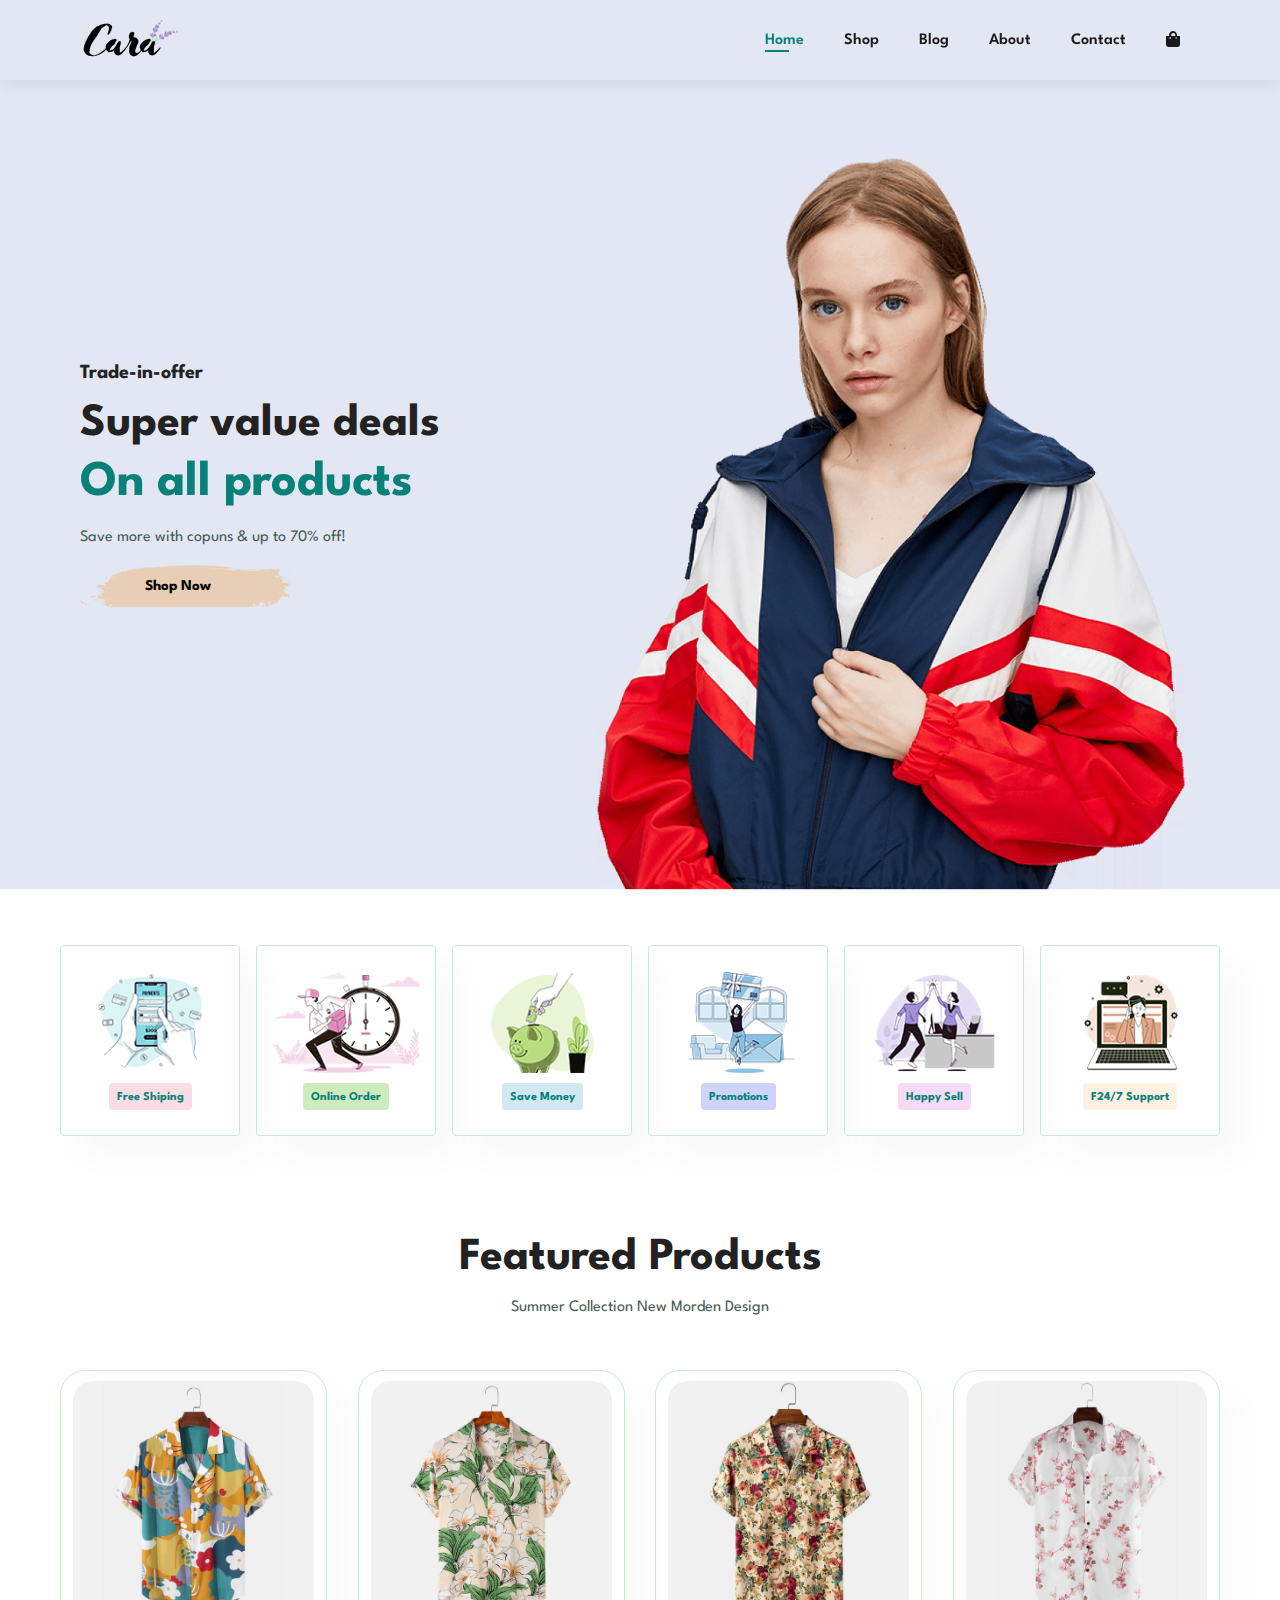
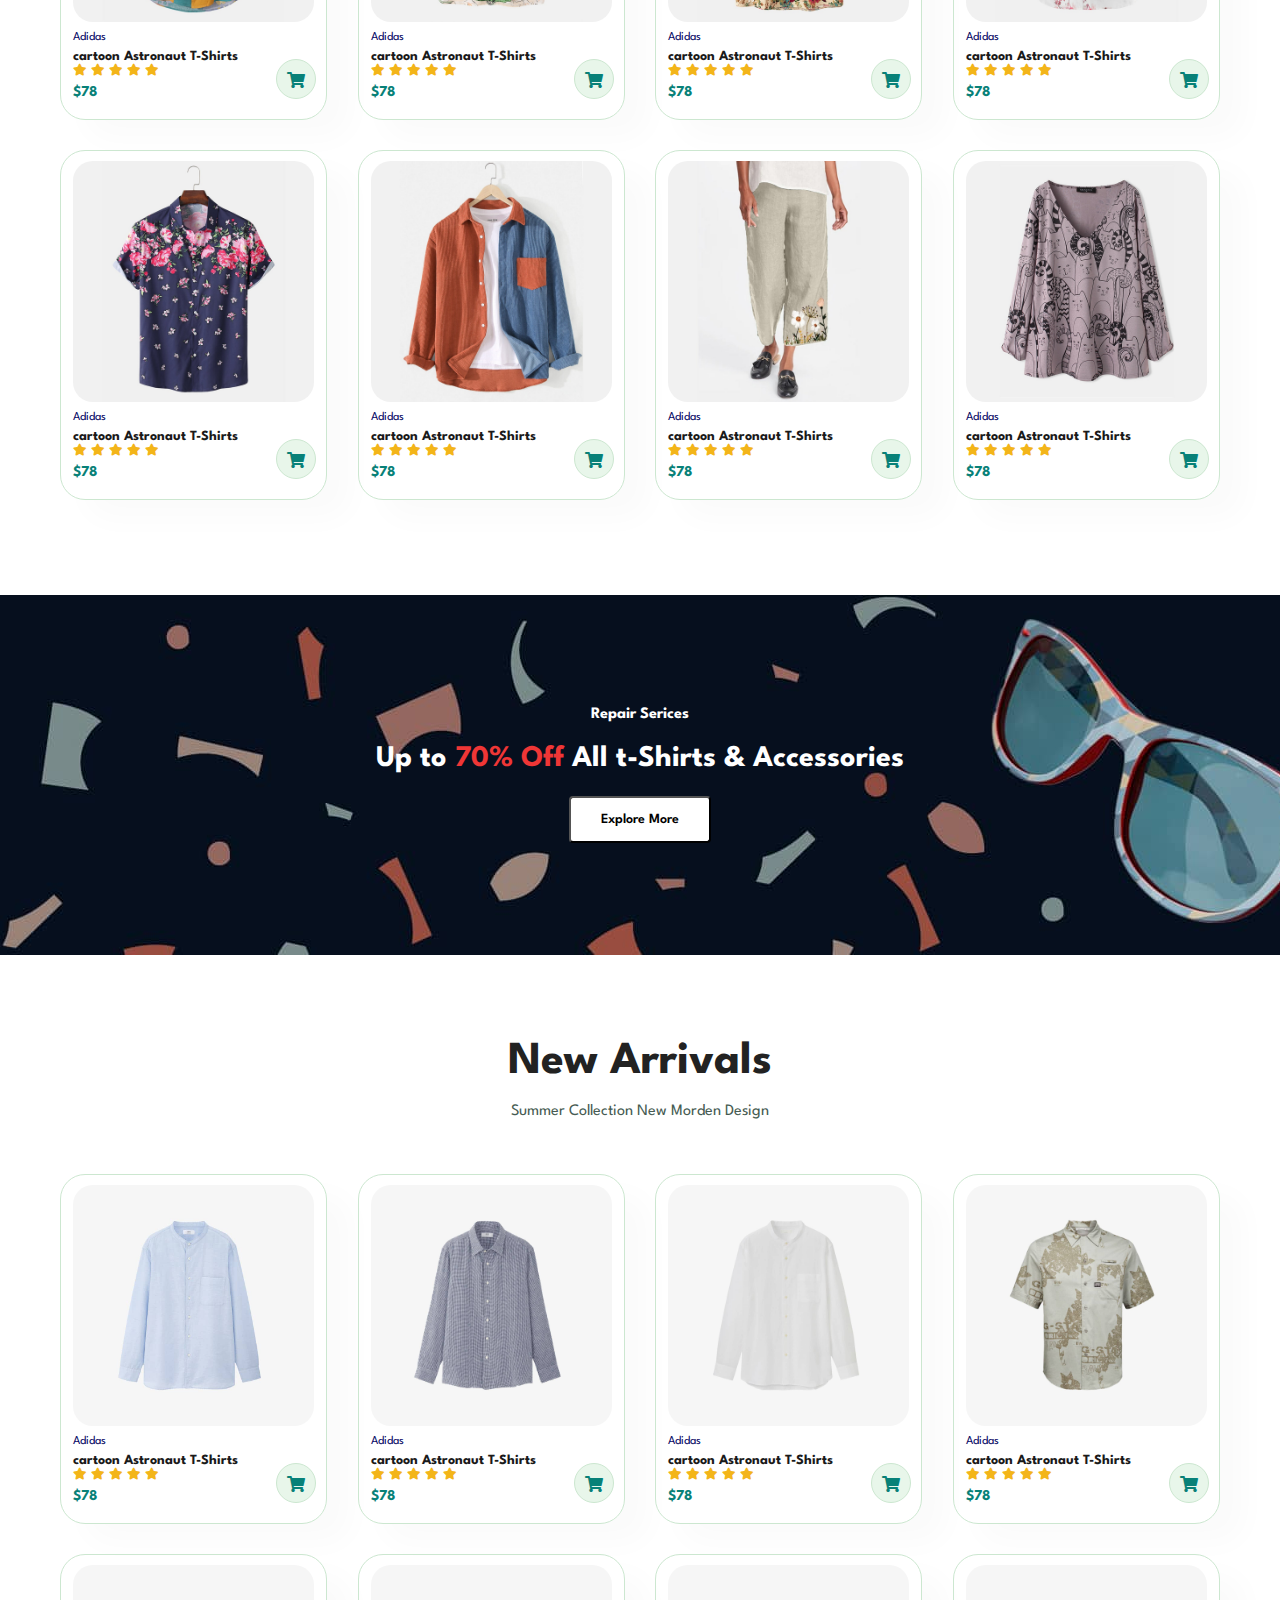
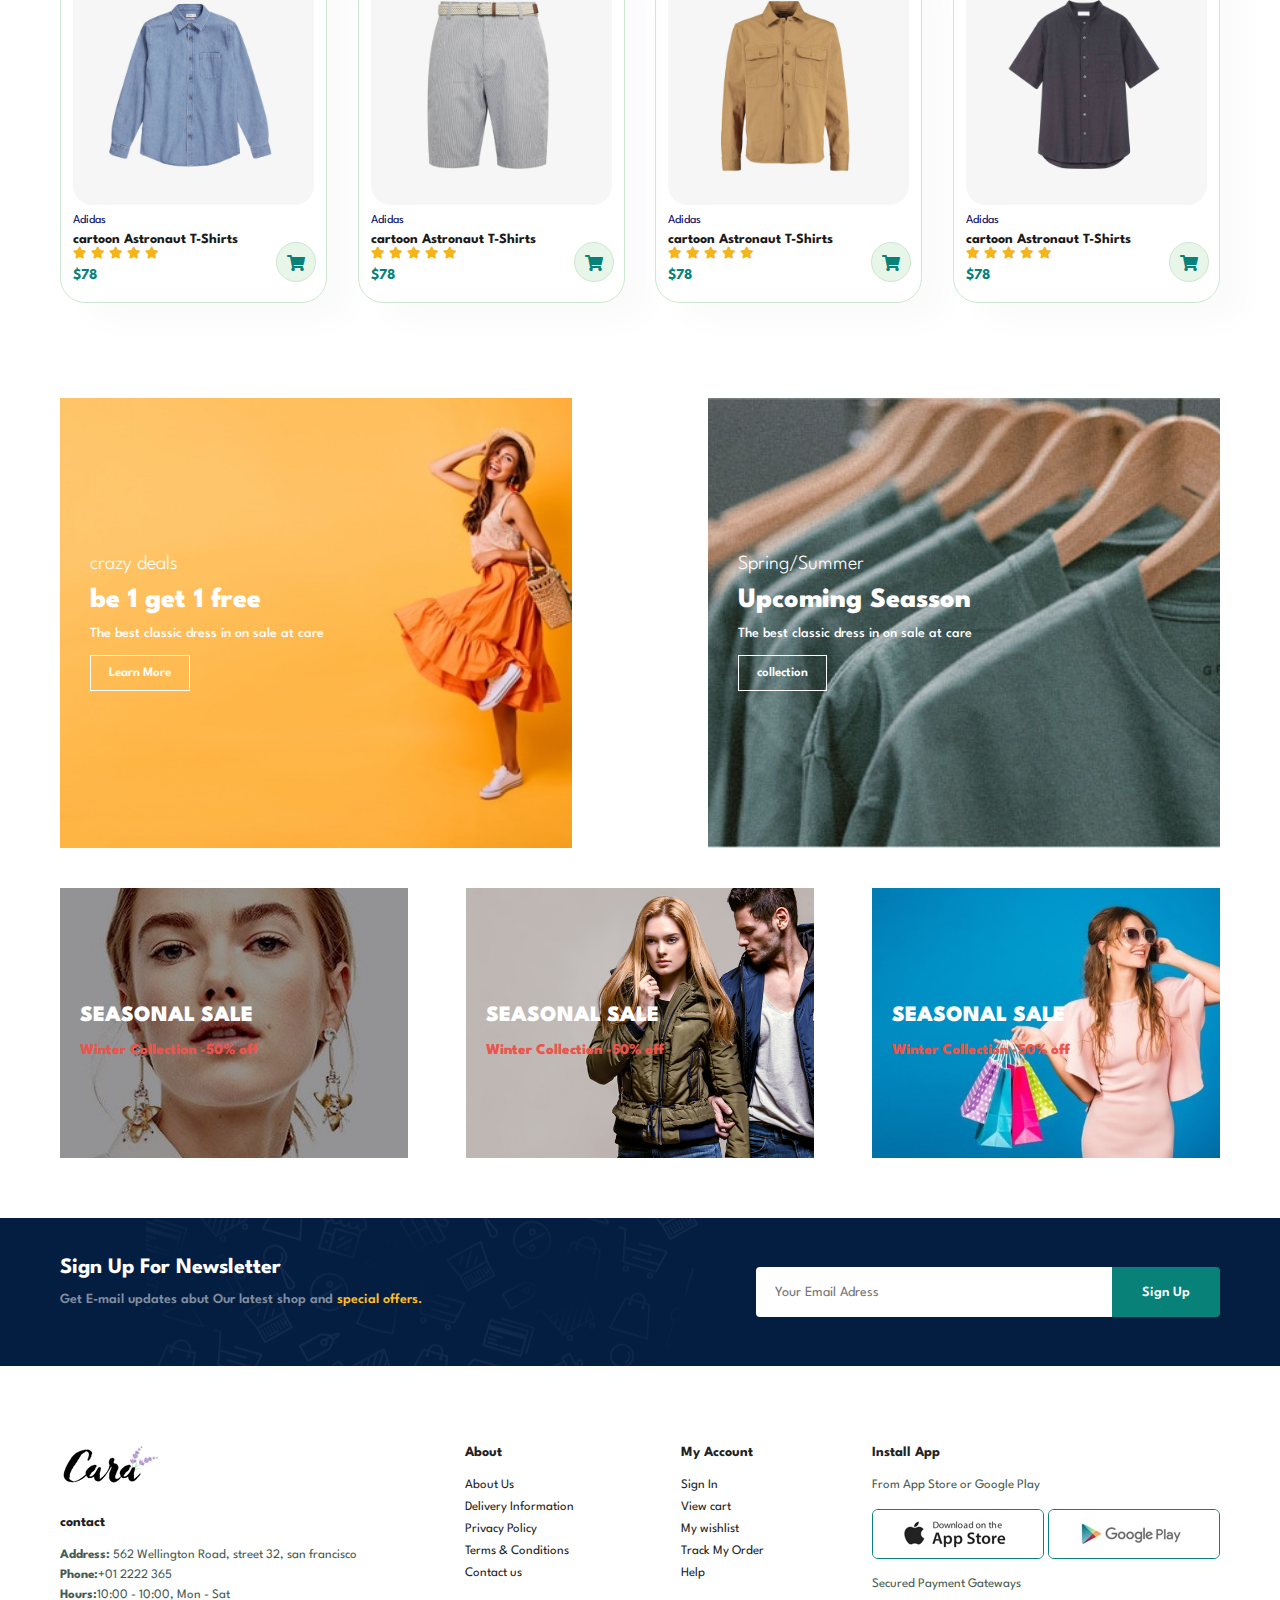
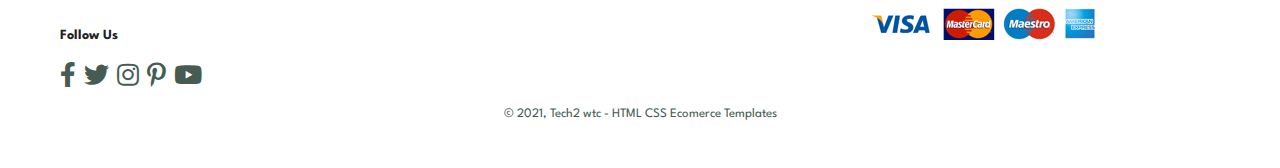
<file: index.html>
<html lang="en">
  <head>
    <meta charset="UTF-8" />
    <meta http-equiv="X-UA-Compatible" content="IE=edge" />
    <meta name="viewport" content="width=device-width, initial-scale=1.0" />
    <link rel="shortcut icon" href="images/logo.png" type="image/x-icon" />
    <title>fashion website</title>
    <!-- font awesome cdn -->
    <link
      rel="stylesheet"
      href="https://use.fontawesome.com/releases/v5.15.4/css/all.css"
    />
    <link rel="stylesheet" href="style.css" type="text/css" />
    <link rel="stylesheet" href="responsive.css" type="text/css" />
  </head>
  <body>
    <header id="header">
      <a href="#"><img src="images/logo.png" alt="" /></a>
      <nav>
        <ul id="navbar">
          <li><a class="active" href="index.html">Home</a></li>
          <li><a href="shop.html">Shop</a></li>
          <li><a href="blog.html">Blog</a></li>
          <li><a href="about.html">About</a></li>
          <li><a href="contact.html">Contact</a></li>
          <li id="lg-bag">
            <a href="card.html"><i class="fas fa-shopping-bag"></i></a>
          </li>
          <a href="" id="close"><i class="fas fa-times"></i></a>
        </ul>
      </nav>
      <div id="mobile">
        <a href="card.html"><i class="fas fa-shopping-bag"></i></a>
        <i id="bar" class="fas fa-outdent"></i>
      </div>
    </header>

    <section id="hero">
      <h4>Trade-in-offer</h4>
      <h2>Super value deals</h2>
      <h1>On all products</h1>
      <p>Save more with copuns & up to 70% off!</p>
      <button>Shop Now</button>
    </section>

    <section id="featured" class="Section-p1">
      <div class="featured-box">
        <img src="images/features/f1.png" alt="f1img" />
        <h6>Free Shiping</h6>
      </div>
      <div class="featured-box">
        <img src="images/features/f2.png" alt="f1img" />
        <h6>Online Order</h6>
      </div>
      <div class="featured-box">
        <img src="images/features/f3.png" alt="f1img" />
        <h6>Save Money</h6>
      </div>
      <div class="featured-box">
        <img src="images/features/f4.png" alt="f1img" />
        <h6>Promotions</h6>
      </div>
      <div class="featured-box">
        <img src="images/features/f5.png" alt="f1img" />
        <h6>Happy Sell</h6>
      </div>
      <div class="featured-box">
        <img src="images/features/f6.png" alt="f1img" />
        <h6>F24/7 Support</h6>
      </div>
    </section>

    <section id="product1" class="section-p1">
      <h2>Featured Products</h2>
      <p>Summer Collection New Morden Design</p>
      <div class="pro-container">
        <div class="pro">
          <img src="images/products/f1.jpg" alt="product1" />
          <div class="des">
            <span>Adidas</span>
            <h5>cartoon Astronaut T-Shirts</h5>
            <div class="star">
              <i class="fas fa-star"></i>
              <i class="fas fa-star"></i>
              <i class="fas fa-star"></i>
              <i class="fas fa-star"></i>
              <i class="fas fa-star"></i>
            </div>
            <h4>$78</h4>
          </div>
          <a href="#"><i class="fas fa-shopping-cart cart"></i> </a>
        </div>

        <div class="pro">
          <img src="images/products/f2.jpg" alt="product1" />
          <div class="des">
            <span>Adidas</span>
            <h5>cartoon Astronaut T-Shirts</h5>
            <div class="star">
              <i class="fas fa-star"></i>
              <i class="fas fa-star"></i>
              <i class="fas fa-star"></i>
              <i class="fas fa-star"></i>
              <i class="fas fa-star"></i>
            </div>
            <h4>$78</h4>
          </div>
          <a href="#"><i class="fas fa-shopping-cart cart"></i> </a>
        </div>

        <div class="pro">
          <img src="images/products/f3.jpg" alt="product1" />
          <div class="des">
            <span>Adidas</span>
            <h5>cartoon Astronaut T-Shirts</h5>
            <div class="star">
              <i class="fas fa-star"></i>
              <i class="fas fa-star"></i>
              <i class="fas fa-star"></i>
              <i class="fas fa-star"></i>
              <i class="fas fa-star"></i>
            </div>
            <h4>$78</h4>
          </div>
          <a href="#"><i class="fas fa-shopping-cart cart"></i> </a>
        </div>

        <div class="pro">
          <img src="images/products/f4.jpg" alt="product1" />
          <div class="des">
            <span>Adidas</span>
            <h5>cartoon Astronaut T-Shirts</h5>
            <div class="star">
              <i class="fas fa-star"></i>
              <i class="fas fa-star"></i>
              <i class="fas fa-star"></i>
              <i class="fas fa-star"></i>
              <i class="fas fa-star"></i>
            </div>
            <h4>$78</h4>
          </div>
          <a href="#"><i class="fas fa-shopping-cart cart"></i> </a>
        </div>

        <div class="pro">
          <img src="images/products/f5.jpg" alt="product1" />
          <div class="des">
            <span>Adidas</span>
            <h5>cartoon Astronaut T-Shirts</h5>
            <div class="star">
              <i class="fas fa-star"></i>
              <i class="fas fa-star"></i>
              <i class="fas fa-star"></i>
              <i class="fas fa-star"></i>
              <i class="fas fa-star"></i>
            </div>
            <h4>$78</h4>
          </div>
          <a href="#"><i class="fas fa-shopping-cart cart"></i> </a>
        </div>

        <div class="pro">
          <img src="images/products/f6.jpg" alt="product1" />
          <div class="des">
            <span>Adidas</span>
            <h5>cartoon Astronaut T-Shirts</h5>
            <div class="star">
              <i class="fas fa-star"></i>
              <i class="fas fa-star"></i>
              <i class="fas fa-star"></i>
              <i class="fas fa-star"></i>
              <i class="fas fa-star"></i>
            </div>
            <h4>$78</h4>
          </div>
          <a href="#"><i class="fas fa-shopping-cart cart"></i> </a>
        </div>

        <div class="pro">
          <img src="images/products/f7.jpg" alt="product1" />
          <div class="des">
            <span>Adidas</span>
            <h5>cartoon Astronaut T-Shirts</h5>
            <div class="star">
              <i class="fas fa-star"></i>
              <i class="fas fa-star"></i>
              <i class="fas fa-star"></i>
              <i class="fas fa-star"></i>
              <i class="fas fa-star"></i>
            </div>
            <h4>$78</h4>
          </div>
          <a href="#"><i class="fas fa-shopping-cart cart"></i> </a>
        </div>

        <div class="pro">
          <img src="images/products/f8.jpg" alt="product1" />
          <div class="des">
            <span>Adidas</span>
            <h5>cartoon Astronaut T-Shirts</h5>
            <div class="star">
              <i class="fas fa-star"></i>
              <i class="fas fa-star"></i>
              <i class="fas fa-star"></i>
              <i class="fas fa-star"></i>
              <i class="fas fa-star"></i>
            </div>
            <h4>$78</h4>
          </div>
          <a href="#"><i class="fas fa-shopping-cart cart"></i> </a>
        </div>
      </div>
    </section>

    <section id="banner" class="section-m1">
      <h4>Repair Serices</h4>
      <h2>Up to <span>70% Off</span> All t-Shirts & Accessories</h2>
      <button class="normal">Explore More</button>
    </section>

    <section id="product1" class="section-p1">
      <h2>New Arrivals</h2>
      <p>Summer Collection New Morden Design</p>
      <div class="pro-container">
        <div class="pro">
          <img src="images/products/n1.jpg" alt="product1" />
          <div class="des">
            <span>Adidas</span>
            <h5>cartoon Astronaut T-Shirts</h5>
            <div class="star">
              <i class="fas fa-star"></i>
              <i class="fas fa-star"></i>
              <i class="fas fa-star"></i>
              <i class="fas fa-star"></i>
              <i class="fas fa-star"></i>
            </div>
            <h4>$78</h4>
          </div>
          <a href="#"><i class="fas fa-shopping-cart cart"></i> </a>
        </div>

        <div class="pro">
          <img src="images/products/n2.jpg" alt="product1" />
          <div class="des">
            <span>Adidas</span>
            <h5>cartoon Astronaut T-Shirts</h5>
            <div class="star">
              <i class="fas fa-star"></i>
              <i class="fas fa-star"></i>
              <i class="fas fa-star"></i>
              <i class="fas fa-star"></i>
              <i class="fas fa-star"></i>
            </div>
            <h4>$78</h4>
          </div>
          <a href="#"><i class="fas fa-shopping-cart cart"></i> </a>
        </div>

        <div class="pro">
          <img src="images/products/n3.jpg" alt="product1" />
          <div class="des">
            <span>Adidas</span>
            <h5>cartoon Astronaut T-Shirts</h5>
            <div class="star">
              <i class="fas fa-star"></i>
              <i class="fas fa-star"></i>
              <i class="fas fa-star"></i>
              <i class="fas fa-star"></i>
              <i class="fas fa-star"></i>
            </div>
            <h4>$78</h4>
          </div>
          <a href="#"><i class="fas fa-shopping-cart cart"></i> </a>
        </div>

        <div class="pro">
          <img src="images/products/n4.jpg" alt="product1" />
          <div class="des">
            <span>Adidas</span>
            <h5>cartoon Astronaut T-Shirts</h5>
            <div class="star">
              <i class="fas fa-star"></i>
              <i class="fas fa-star"></i>
              <i class="fas fa-star"></i>
              <i class="fas fa-star"></i>
              <i class="fas fa-star"></i>
            </div>
            <h4>$78</h4>
          </div>
          <a href="#"><i class="fas fa-shopping-cart cart"></i> </a>
        </div>

        <div class="pro">
          <img src="images/products/n5.jpg" alt="product1" />
          <div class="des">
            <span>Adidas</span>
            <h5>cartoon Astronaut T-Shirts</h5>
            <div class="star">
              <i class="fas fa-star"></i>
              <i class="fas fa-star"></i>
              <i class="fas fa-star"></i>
              <i class="fas fa-star"></i>
              <i class="fas fa-star"></i>
            </div>
            <h4>$78</h4>
          </div>
          <a href="#"><i class="fas fa-shopping-cart cart"></i> </a>
        </div>

        <div class="pro">
          <img src="images/products/n6.jpg" alt="product1" />
          <div class="des">
            <span>Adidas</span>
            <h5>cartoon Astronaut T-Shirts</h5>
            <div class="star">
              <i class="fas fa-star"></i>
              <i class="fas fa-star"></i>
              <i class="fas fa-star"></i>
              <i class="fas fa-star"></i>
              <i class="fas fa-star"></i>
            </div>
            <h4>$78</h4>
          </div>
          <a href="#"><i class="fas fa-shopping-cart cart"></i> </a>
        </div>

        <div class="pro">
          <img src="images/products/n7.jpg" alt="product1" />
          <div class="des">
            <span>Adidas</span>
            <h5>cartoon Astronaut T-Shirts</h5>
            <div class="star">
              <i class="fas fa-star"></i>
              <i class="fas fa-star"></i>
              <i class="fas fa-star"></i>
              <i class="fas fa-star"></i>
              <i class="fas fa-star"></i>
            </div>
            <h4>$78</h4>
          </div>
          <a href="#"><i class="fas fa-shopping-cart cart"></i> </a>
        </div>

        <div class="pro">
          <img src="images/products/n8.jpg" alt="product1" />
          <div class="des">
            <span>Adidas</span>
            <h5>cartoon Astronaut T-Shirts</h5>
            <div class="star">
              <i class="fas fa-star"></i>
              <i class="fas fa-star"></i>
              <i class="fas fa-star"></i>
              <i class="fas fa-star"></i>
              <i class="fas fa-star"></i>
            </div>
            <h4>$78</h4>
          </div>
          <a href="#"><i class="fas fa-shopping-cart cart"></i> </a>
        </div>
      </div>
    </section>

    <section id="banner-sm" class="section-p1">
      <div class="banner-box">
        <h4>crazy deals</h4>
        <h2>be 1 get 1 free</h2>
        <span>The best classic dress in on sale at care</span>
        <button class="white">Learn More</button>
      </div>

      <div class="banner-box banner-box2 margin-top">
        <h4>Spring/Summer</h4>
        <h2>Upcoming Seasson</h2>
        <span>The best classic dress in on sale at care</span>
        <button class="white">collection</button>
      </div>
    </section>

    <section id="text-banner">
      <div class="banner-box">
        <h2>SEASONAL SALE</h2>
        <h3>Winter Collection -50% off</h3>
      </div>

      <div class="banner-box banner-box2">
        <h2>SEASONAL SALE</h2>
        <h3>Winter Collection -50% off</h3>
      </div>

      <div class="banner-box banner-box3">
        <h2>SEASONAL SALE</h2>
        <h3>Winter Collection -50% off</h3>
      </div>
    </section>

    <section id="news-letter" class="section-p1 section-m1">
      <div class="newstext">
        <h4>Sign Up For Newsletter</h4>
        <p>
          Get E-mail updates abut Our latest shop and
          <span>special offers.</span>
        </p>
      </div>
      <div class="form">
        <input type="text" name="" id="" placeholder="Your Email Adress" />
        <button class="normal">Sign Up</button>
      </div>
    </section>

    <footer class="section-p1">
      <div class="col">
        <img class="logo" src="images/logo.png" alt="-logo-" />
        <h4>contact</h4>
        <p>
          <strong>Address:</strong> 562 Wellington Road, street 32, san
          francisco
        </p>
        <p><strong>Phone:</strong>+01 2222 365</p>
        <p><strong>Hours:</strong>10:00 - 10:00, Mon - Sat</p>
        <div class="follow">
          <h4>Follow Us</h4>
          <div class="icons">
            <i class="fab fa-facebook-f"></i>
            <i class="fab fa-twitter"></i>
            <i class="fab fa-instagram"></i>
            <i class="fab fa-pinterest-p"></i>
            <i class="fab fa-youtube"></i>
          </div>
        </div>
      </div>

      <div class="col">
        <h4>About</h4>
        <a href="#">About Us</a>
        <a href="#">Delivery Information</a>
        <a href="#">Privacy Policy</a>
        <a href="#">Terms & Conditions</a>
        <a href="#">Contact us</a>
      </div>

      <div class="col">
        <h4>My Account</h4>
        <a href="#">Sign In</a>
        <a href="#">View cart</a>
        <a href="#">My wishlist</a>
        <a href="#">Track My Order</a>
        <a href="#">Help</a>
      </div>

      <div class="col install">
        <h4>Install App</h4>
        <p>From App Store or Google Play</p>
        <div class="row">
          <img src="images/pay/app.jpg" alt="app" />
          <img src="images/pay/play.jpg" alt="play" />
        </div>
        <p>Secured Payment Gateways</p>
        <img src="images/pay/pay.png" alt="" />
      </div>

      <div class="copy-right">
        <p>&copy; 2021, Tech2 wtc - HTML CSS Ecomerce Templates</p>
      </div>
    </footer>

    <script src="main.js"></script>
  </body>
</html>
</file>
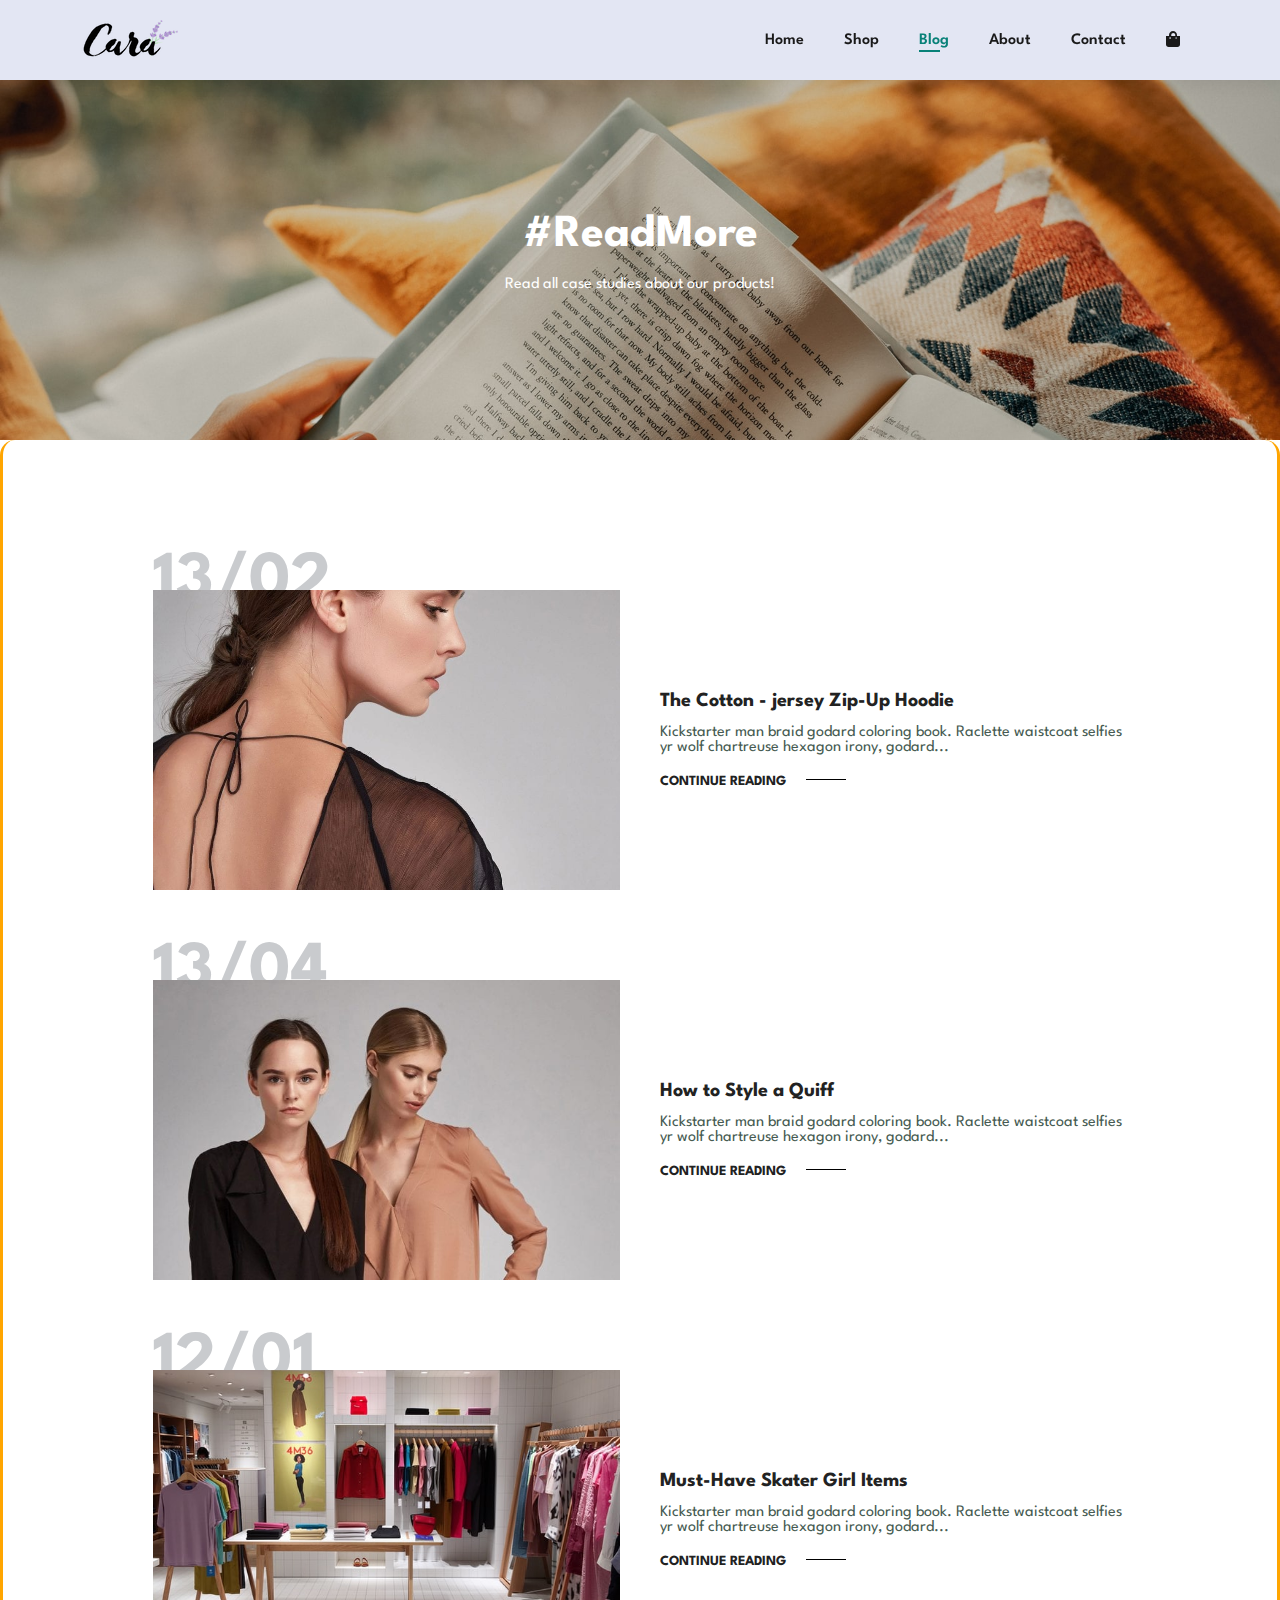
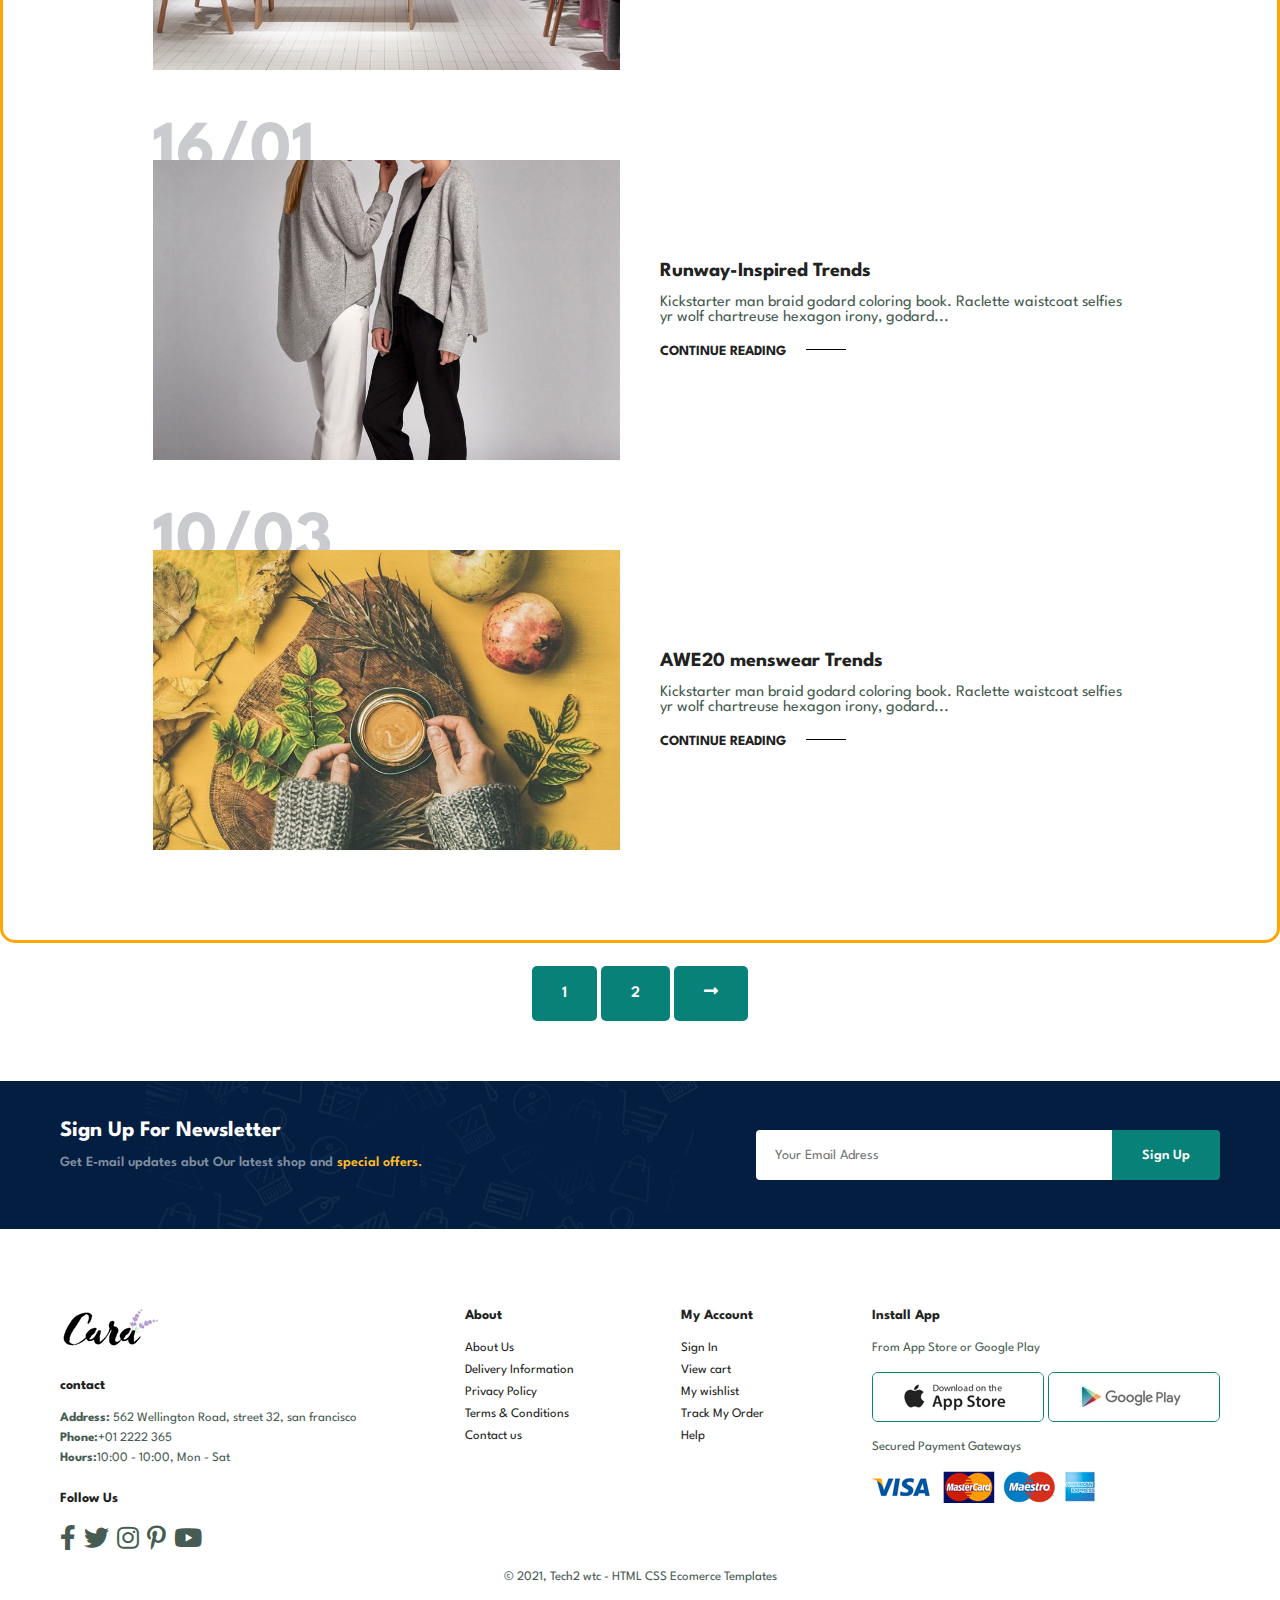
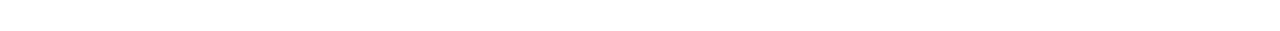
<file: blog.html>
<html lang="en">
  <head>
    <meta charset="UTF-8" />
    <meta http-equiv="X-UA-Compatible" content="IE=edge" />
    <meta name="viewport" content="width=device-width, initial-scale=1.0" />
    <link rel="shortcut icon" href="images/logo.png" type="image/x-icon" />
    <title>fashion website</title>
    <!-- font awesome cdn -->
    <link
      rel="stylesheet"
      href="https://use.fontawesome.com/releases/v5.15.4/css/all.css"
    />
    <link rel="stylesheet" href="style.css" type="text/css" />
    <link rel="stylesheet" href="responsive.css" type="text/css" />
  </head>
  <body>
    <header id="header">
      <a href="#"><img src="images/logo.png" alt="" /></a>
      <nav>
        <ul id="navbar">
          <li><a href="index.html">Home</a></li>
          <li><a href="shop.html">Shop</a></li>
          <li><a class="active" href="blog.html">Blog</a></li>
          <li><a href="about.html">About</a></li>
          <li><a href="contact.html">Contact</a></li>
          <li id="lg-bag">
            <a href="card.html"><i class="fas fa-shopping-bag"></i></a>
          </li>
          <a href="#" id="close"><i class="fas fa-times"></i></a>
        </ul>
      </nav>
      <div id="mobile">
        <a href="card.html"><i class="fas fa-shopping-bag"></i></a>
        <i id="bar" class="fas fa-outdent"></i>
      </div>
    </header>

    <section id="page-header" class="blog-header">
      <h2>#ReadMore</h2>
      <p>Read all case studies about our products!</p>
    </section>

    <section id="blog">
        <div class="blog-box">
            <div class="blog-img">
                <img src="images/blog/b1.jpg" alt="">
            </div> 
            <div class="blog-details">
                <h4>The Cotton - jersey Zip-Up Hoodie</h4>
                <p>Kickstarter man braid godard coloring book. Raclette waistcoat selfies yr wolf chartreuse hexagon irony, godard...</p>
                <a href="#">   CONTINUE READING</a>
            </div>
            <h1>13/02</h1>
        </div>
        <div class="blog-box">
            <div class="blog-img">
                <img src="images/blog/b2.jpg" alt="">
            </div> 
            <div class="blog-details">
                <h4>How to Style a Quiff</h4>
                <p>Kickstarter man braid godard coloring book. Raclette waistcoat selfies yr wolf chartreuse hexagon irony, godard...</p>
                <a href="#">   CONTINUE READING</a>
            </div>
            <h1>13/04</h1>
        </div>
        <div class="blog-box">
            <div class="blog-img">
                <img src="images/blog/b3.jpg" alt="">
            </div> 
            <div class="blog-details">
                <h4>Must-Have Skater Girl Items</h4>
                <p>Kickstarter man braid godard coloring book. Raclette waistcoat selfies yr wolf chartreuse hexagon irony, godard...</p>
                <a href="#">   CONTINUE READING</a>
            </div>
            <h1>12/01</h1>
        </div>
        <div class="blog-box">
            <div class="blog-img">
                <img src="images/blog/b4.jpg" alt="">
            </div> 
            <div class="blog-details">
                <h4>Runway-Inspired Trends</h4>
                <p>Kickstarter man braid godard coloring book. Raclette waistcoat selfies yr wolf chartreuse hexagon irony, godard...</p>
                <a href="#">   CONTINUE READING</a>
            </div>
            <h1>16/01</h1>
        </div>
        
        <div class="blog-box">
            <div class="blog-img">
                <img src="images/blog/b6.jpg" alt="">
            </div> 
            <div class="blog-details">
                <h4>AWE20 menswear Trends</h4>
                <p>Kickstarter man braid godard coloring book. Raclette waistcoat selfies yr wolf chartreuse hexagon irony, godard...</p>
                <a href="#">   CONTINUE READING</a>
            </div>
            <h1>10/03</h1>
        </div>
    </section>

    <section id="pagination" class="section-p1">
      <a href="#">1</a>
      <a href="#">2</a>
      <a href="#"><i class="fas fa-long-arrow-alt-right"></i></a>
    </section>

    <section id="news-letter" class="section-p1 section-m1">
      <div class="newstext">
        <h4>Sign Up For Newsletter</h4>
        <p>
          Get E-mail updates abut Our latest shop and
          <span>special offers.</span>
        </p>
      </div>
      <div class="form">
        <input type="text" name="" id="" placeholder="Your Email Adress" />
        <button class="normal">Sign Up</button>
      </div>
    </section>

    <footer class="section-p1">
      <div class="col">
        <img class="logo" src="images/logo.png" alt="-logo-" />
        <h4>contact</h4>
        <p>
          <strong>Address:</strong> 562 Wellington Road, street 32, san
          francisco
        </p>
        <p><strong>Phone:</strong>+01 2222 365</p>
        <p><strong>Hours:</strong>10:00 - 10:00, Mon - Sat</p>
        <div class="follow">
          <h4>Follow Us</h4>
          <div class="icons">
            <i class="fab fa-facebook-f"></i>
            <i class="fab fa-twitter"></i>
            <i class="fab fa-instagram"></i>
            <i class="fab fa-pinterest-p"></i>
            <i class="fab fa-youtube"></i>
          </div>
        </div>
      </div>

      <div class="col">
        <h4>About</h4>
        <a href="#">About Us</a>
        <a href="#">Delivery Information</a>
        <a href="#">Privacy Policy</a>
        <a href="#">Terms & Conditions</a>
        <a href="#">Contact us</a>
      </div>

      <div class="col">
        <h4>My Account</h4>
        <a href="#">Sign In</a>
        <a href="#">View cart</a>
        <a href="#">My wishlist</a>
        <a href="#">Track My Order</a>
        <a href="#">Help</a>
      </div>

      <div class="col install">
        <h4>Install App</h4>
        <p>From App Store or Google Play</p>
        <div class="row">
          <img src="images/pay/app.jpg" alt="app" />
          <img src="images/pay/play.jpg" alt="play" />
        </div>
        <p>Secured Payment Gateways</p>
        <img src="images/pay/pay.png" alt="" />
      </div>

      <div class="copy-right">
        <p>&copy; 2021, Tech2 wtc - HTML CSS Ecomerce Templates</p>
      </div>
    </footer>

    <script src="main.js"></script>
  </body>
</html>
</file>
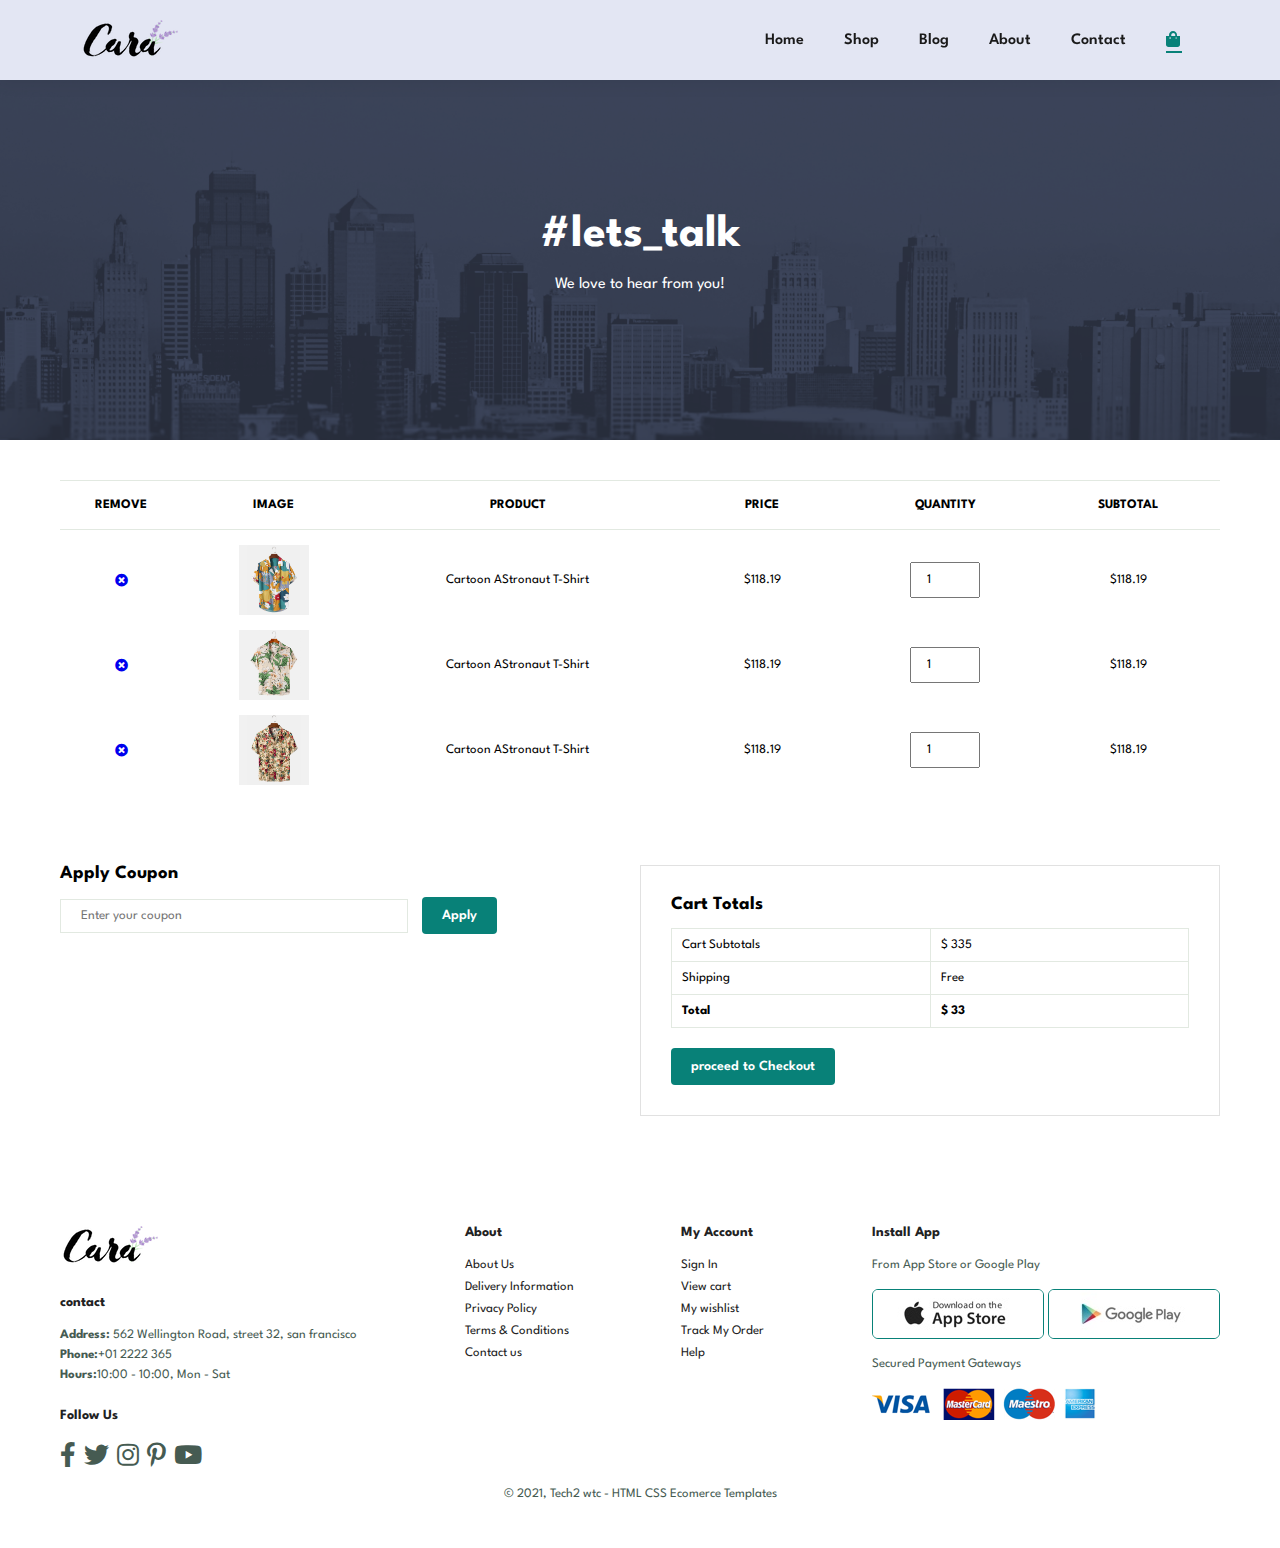
<file: card.html>
<html lang="en">
  <head>
    <meta charset="UTF-8" />
    <meta http-equiv="X-UA-Compatible" content="IE=edge" />
    <meta name="viewport" content="width=device-width, initial-scale=1.0" />
    <link rel="shortcut icon" href="images/logo.png" type="image/x-icon" />
    <title>fashion website</title>
    <!-- font awesome cdn -->
    <link
      rel="stylesheet"
      href="https://use.fontawesome.com/releases/v5.15.4/css/all.css"
    />
    <link rel="stylesheet" href="style.css" type="text/css" />
    <link rel="stylesheet" href="responsive.css" type="text/css" />
  </head>
  <body>
    <header id="header">
      <a href="#"><img src="images/logo.png" alt="" /></a>
      <nav>
        <ul id="navbar">
          <li><a href="index.html">Home</a></li>
          <li><a href="shop.html">Shop</a></li>
          <li><a href="blog.html">Blog</a></li>
          <li><a href="about.html">About</a></li>
          <li><a href="contact.html">Contact</a></li>
          <li id="lg-bag">
            <a class="active" href="card.html"
              ><i class="fas fa-shopping-bag"></i
            ></a>
          </li>
          <a href="#" id="close"><i class="fas fa-times"></i></a>
        </ul>
      </nav>
      <div id="mobile">
        <a class="active" href="card.html"
          ><i class="fas fa-shopping-bag"></i
        ></a>
        <i id="bar" class="fas fa-outdent"></i>
      </div>
    </header>

    <section id="page-header" class="about-header">
      <h2>#lets_talk</h2>
      <p>We love to hear from you!</p>
    </section>

    <section id="cart" class="section-p1">
      <table width="100%">
        <thead>
          <tr>
            <td>Remove</td>
            <td>Image</td>
            <td>Product</td>
            <td>Price</td>
            <td>Quantity</td>
            <td>Subtotal</td>
          </tr>
        </thead>
        <tbody>
          <tr>
            <td>
              <a href="#"><i class="fas fa-times-circle"></i></a>
            </td>
            <td><img src="images/products/f1.jpg" alt="" /></td>
            <td>Cartoon AStronaut T-Shirt</td>
            <td>$118.19</td>
            <td><input type="number" value="1" /></td>
            <td>$118.19</td>
          </tr>
          <tr>
            <td>
              <a href="#"><i class="fas fa-times-circle"></i></a>
            </td>
            <td><img src="images/products/f2.jpg" alt="" /></td>
            <td>Cartoon AStronaut T-Shirt</td>
            <td>$118.19</td>
            <td><input type="number" value="1" /></td>
            <td>$118.19</td>
          </tr>
          <tr>
            <td>
              <a href="#"><i class="fas fa-times-circle"></i></a>
            </td>
            <td><img src="images/products/f3.jpg" alt="" /></td>
            <td>Cartoon AStronaut T-Shirt</td>
            <td>$118.19</td>
            <td><input type="number" value="1" /></td>
            <td>$118.19</td>
          </tr>
        </tbody>
      </table>
    </section>

    <section id="cart-add" class="section-p1">
      <div id="coupon">
        <h3>Apply Coupon</h3>
        <div>
          <input type="text" placeholder="Enter your coupon" />
          <button class="normal">Apply</button>
        </div>
      </div>

      <div id="sub-total">
        <h3>Cart Totals</h3>
        <table>
          <tr>
            <td>Cart Subtotals</td>
            <td>$ 335</td>
          </tr>
          <tr>
            <td>Shipping</td>
            <td>Free</td>
          </tr>
          <tr>
            <td><strong>Total</strong></td>
            <td><strong>$ 33</strong></td>
          </tr>
        </table>
        <button class="normal">proceed to Checkout</button>
      </div>
    </section>

    <footer class="section-p1">
      <div class="col">
        <img class="logo" src="images/logo.png" alt="-logo-" />
        <h4>contact</h4>
        <p>
          <strong>Address:</strong> 562 Wellington Road, street 32, san
          francisco
        </p>
        <p><strong>Phone:</strong>+01 2222 365</p>
        <p><strong>Hours:</strong>10:00 - 10:00, Mon - Sat</p>
        <div class="follow">
          <h4>Follow Us</h4>
          <div class="icons">
            <i class="fab fa-facebook-f"></i>
            <i class="fab fa-twitter"></i>
            <i class="fab fa-instagram"></i>
            <i class="fab fa-pinterest-p"></i>
            <i class="fab fa-youtube"></i>
          </div>
        </div>
      </div>

      <div class="col">
        <h4>About</h4>
        <a href="#">About Us</a>
        <a href="#">Delivery Information</a>
        <a href="#">Privacy Policy</a>
        <a href="#">Terms & Conditions</a>
        <a href="#">Contact us</a>
      </div>

      <div class="col">
        <h4>My Account</h4>
        <a href="#">Sign In</a>
        <a href="#">View cart</a>
        <a href="#">My wishlist</a>
        <a href="#">Track My Order</a>
        <a href="#">Help</a>
      </div>

      <div class="col install">
        <h4>Install App</h4>
        <p>From App Store or Google Play</p>
        <div class="row">
          <img src="images/pay/app.jpg" alt="app" />
          <img src="images/pay/play.jpg" alt="play" />
        </div>
        <p>Secured Payment Gateways</p>
        <img src="images/pay/pay.png" alt="" />
      </div>

      <div class="copy-right">
        <p>&copy; 2021, Tech2 wtc - HTML CSS Ecomerce Templates</p>
      </div>
    </footer>

    <script src="main.js"></script>
  </body>
</html>
</file>
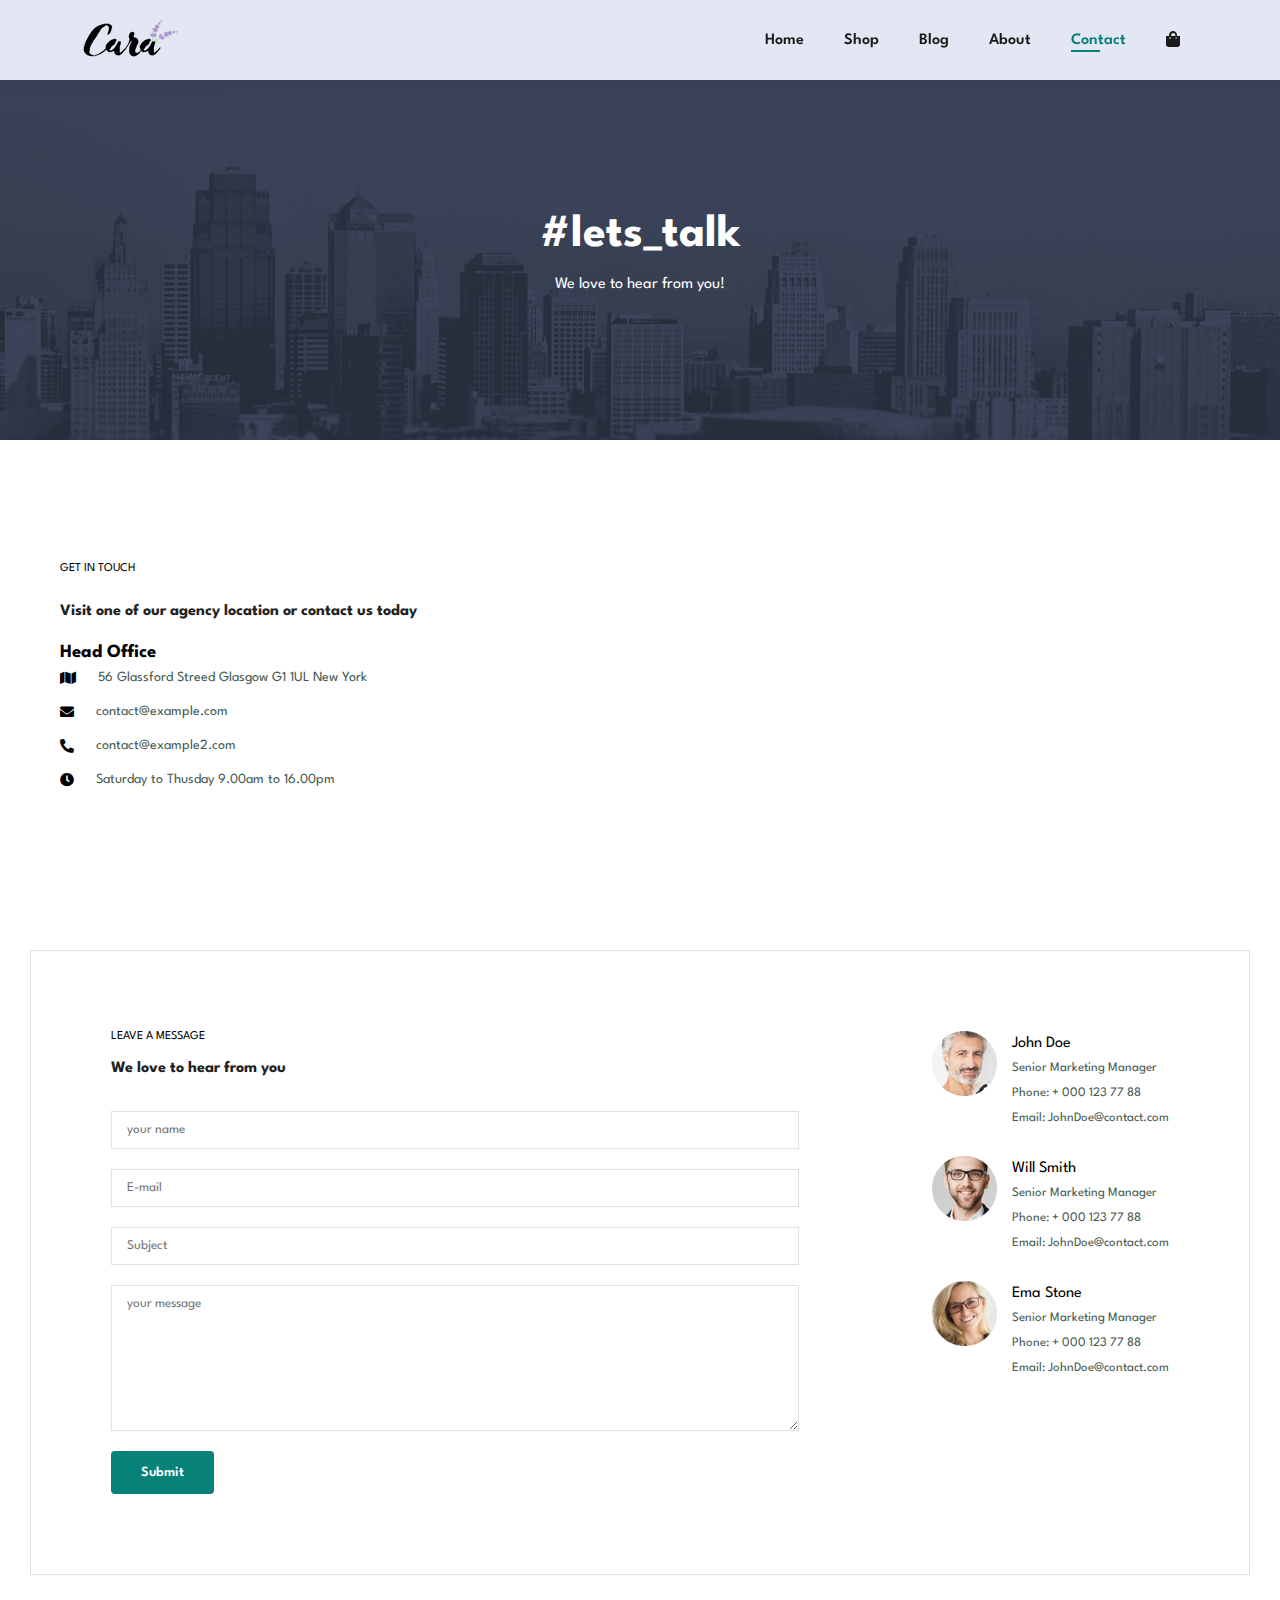
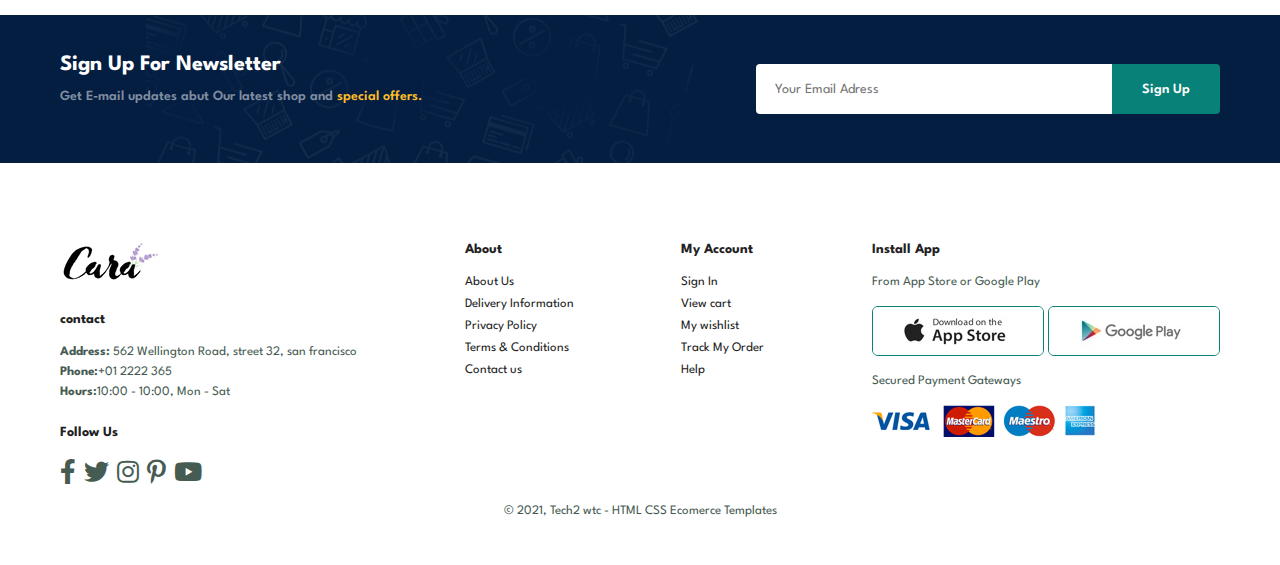
<file: contact.html>
<html lang="en">
  <head>
    <meta charset="UTF-8" />
    <meta http-equiv="X-UA-Compatible" content="IE=edge" />
    <meta name="viewport" content="width=device-width, initial-scale=1.0" />
    <link rel="shortcut icon" href="images/logo.png" type="image/x-icon" />
    <title>fashion website</title>
    <!-- font awesome cdn -->
    <link
      rel="stylesheet"
      href="https://use.fontawesome.com/releases/v5.15.4/css/all.css"
    />
    <link rel="stylesheet" href="style.css" type="text/css" />
    <link rel="stylesheet" href="responsive.css" type="text/css" />
  </head>
  <body>
    <header id="header">
      <a href="#"><img src="images/logo.png" alt="" /></a>
      <nav>
        <ul id="navbar">
          <li><a href="index.html">Home</a></li>
          <li><a href="shop.html">Shop</a></li>
          <li><a href="blog.html">Blog</a></li>
          <li><a href="about.html">About</a></li>
          <li><a class="active" href="contact.html">Contact</a></li>
          <li id="lg-bag">
            <a href="card.html"><i class="fas fa-shopping-bag"></i></a>
          </li>
          <a href="#" id="close"><i class="fas fa-times"></i></a>
        </ul>
      </nav>
      <div id="mobile">
        <a href="card.html"><i class="fas fa-shopping-bag"></i></a>
        <i id="bar" class="fas fa-outdent"></i>
      </div>
    </header>

    <section id="page-header" class="about-header">
      <h2>#lets_talk</h2>
      <p>We love to hear from you!</p>
    </section>

    <section id="contact-details" class="section-p1">
      <div class="details">
        <span>GET IN TOUCH</span>
        <h2>Visit one of our agency location or contact us today</h2>
        <h3>Head Office</h3>
        <ul class="details-office">
          <li>
            <i class="fas fa-map"></i>
            <p>56 Glassford Streed Glasgow G1 1UL New York</p>
          </li>
          <li>
            <i class="fas fa-envelope"></i>
            <p>contact@example.com</p>
          </li>
          <li>
            <i class="fas fa-phone-alt"></i>
            <p>contact@example2.com</p>
          </li>
          <li>
            <i class="fas fa-clock"></i>
            <p>Saturday to Thusday 9.00am to 16.00pm</p>
          </li>
        </ul>
      </div>

      <div class="map">
        <iframe
          src="https://www.google.com/maps/embed?pb=!1m18!1m12!1m3!1d33226.72307014973!2d-1.2515794949923629!3d51.7588027082558!2m3!1f0!2f0!3f0!3m2!1i1024!2i768!4f13.1!3m3!1m2!1s0x4876c6a9ef8c485b%3A0xd2ff1883a001afed!2sUniversity%20of%20Oxford!5e0!3m2!1sen!2sbd!4v1657992289063!5m2!1sen!2sbd"
          width="600"
          height="450"
          style="border: 0"
          allowfullscreen=""
          loading="lazy"
          referrerpolicy="no-referrer-when-downgrade"
        ></iframe>
      </div>
    </section>

    <section id="form-details">
      <form action="">
        <span>LEAVE A MESSAGE</span>
        <h2>We love to hear from you</h2>
        <input type="text" name="" id="" placeholder="your name" />
        <input type="text" name="" id="" placeholder="E-mail" />
        <input type="text" name="" id="" placeholder="Subject" />
        <textarea
          name=""
          id=""
          cols="30"
          rows="10"
          placeholder="your message "
        ></textarea>
        <button class="normal">Submit</button>
      </form>

      <div class="people">
        <div>
          <img src="images/people/1.png" alt="people1" />
          <p>
            <span>John Doe</span>Senior Marketing Manager <br />
            Phone: + 000 123 77 88 <br />Email: JohnDoe@contact.com
          </p>
        </div>
        <div>
          <img src="images/people/2.png" alt="people1" />
          <p>
            <span>Will Smith</span>Senior Marketing Manager <br />
            Phone: + 000 123 77 88 <br />Email: JohnDoe@contact.com
          </p>
        </div>
        <div>
          <img src="images/people/3.png" alt="people1" />
          <p>
            <span>Ema Stone</span>Senior Marketing Manager <br />
            Phone: + 000 123 77 88 <br />Email: JohnDoe@contact.com
          </p>
        </div>
      </div>
    </section>

    <section id="news-letter" class="section-p1 section-m1">
      <div class="newstext">
        <h4>Sign Up For Newsletter</h4>
        <p>
          Get E-mail updates abut Our latest shop and
          <span>special offers.</span>
        </p>
      </div>
      <div class="form">
        <input type="text" name="" id="" placeholder="Your Email Adress" />
        <button class="normal">Sign Up</button>
      </div>
    </section>

    <footer class="section-p1">
      <div class="col">
        <img class="logo" src="images/logo.png" alt="-logo-" />
        <h4>contact</h4>
        <p>
          <strong>Address:</strong> 562 Wellington Road, street 32, san
          francisco
        </p>
        <p><strong>Phone:</strong>+01 2222 365</p>
        <p><strong>Hours:</strong>10:00 - 10:00, Mon - Sat</p>
        <div class="follow">
          <h4>Follow Us</h4>
          <div class="icons">
            <i class="fab fa-facebook-f"></i>
            <i class="fab fa-twitter"></i>
            <i class="fab fa-instagram"></i>
            <i class="fab fa-pinterest-p"></i>
            <i class="fab fa-youtube"></i>
          </div>
        </div>
      </div>

      <div class="col">
        <h4>About</h4>
        <a href="#">About Us</a>
        <a href="#">Delivery Information</a>
        <a href="#">Privacy Policy</a>
        <a href="#">Terms & Conditions</a>
        <a href="#">Contact us</a>
      </div>

      <div class="col">
        <h4>My Account</h4>
        <a href="#">Sign In</a>
        <a href="#">View cart</a>
        <a href="#">My wishlist</a>
        <a href="#">Track My Order</a>
        <a href="#">Help</a>
      </div>

      <div class="col install">
        <h4>Install App</h4>
        <p>From App Store or Google Play</p>
        <div class="row">
          <img src="images/pay/app.jpg" alt="app" />
          <img src="images/pay/play.jpg" alt="play" />
        </div>
        <p>Secured Payment Gateways</p>
        <img src="images/pay/pay.png" alt="" />
      </div>

      <div class="copy-right">
        <p>&copy; 2021, Tech2 wtc - HTML CSS Ecomerce Templates</p>
      </div>
    </footer>

    <script src="main.js"></script>
  </body>
</html>
</file>
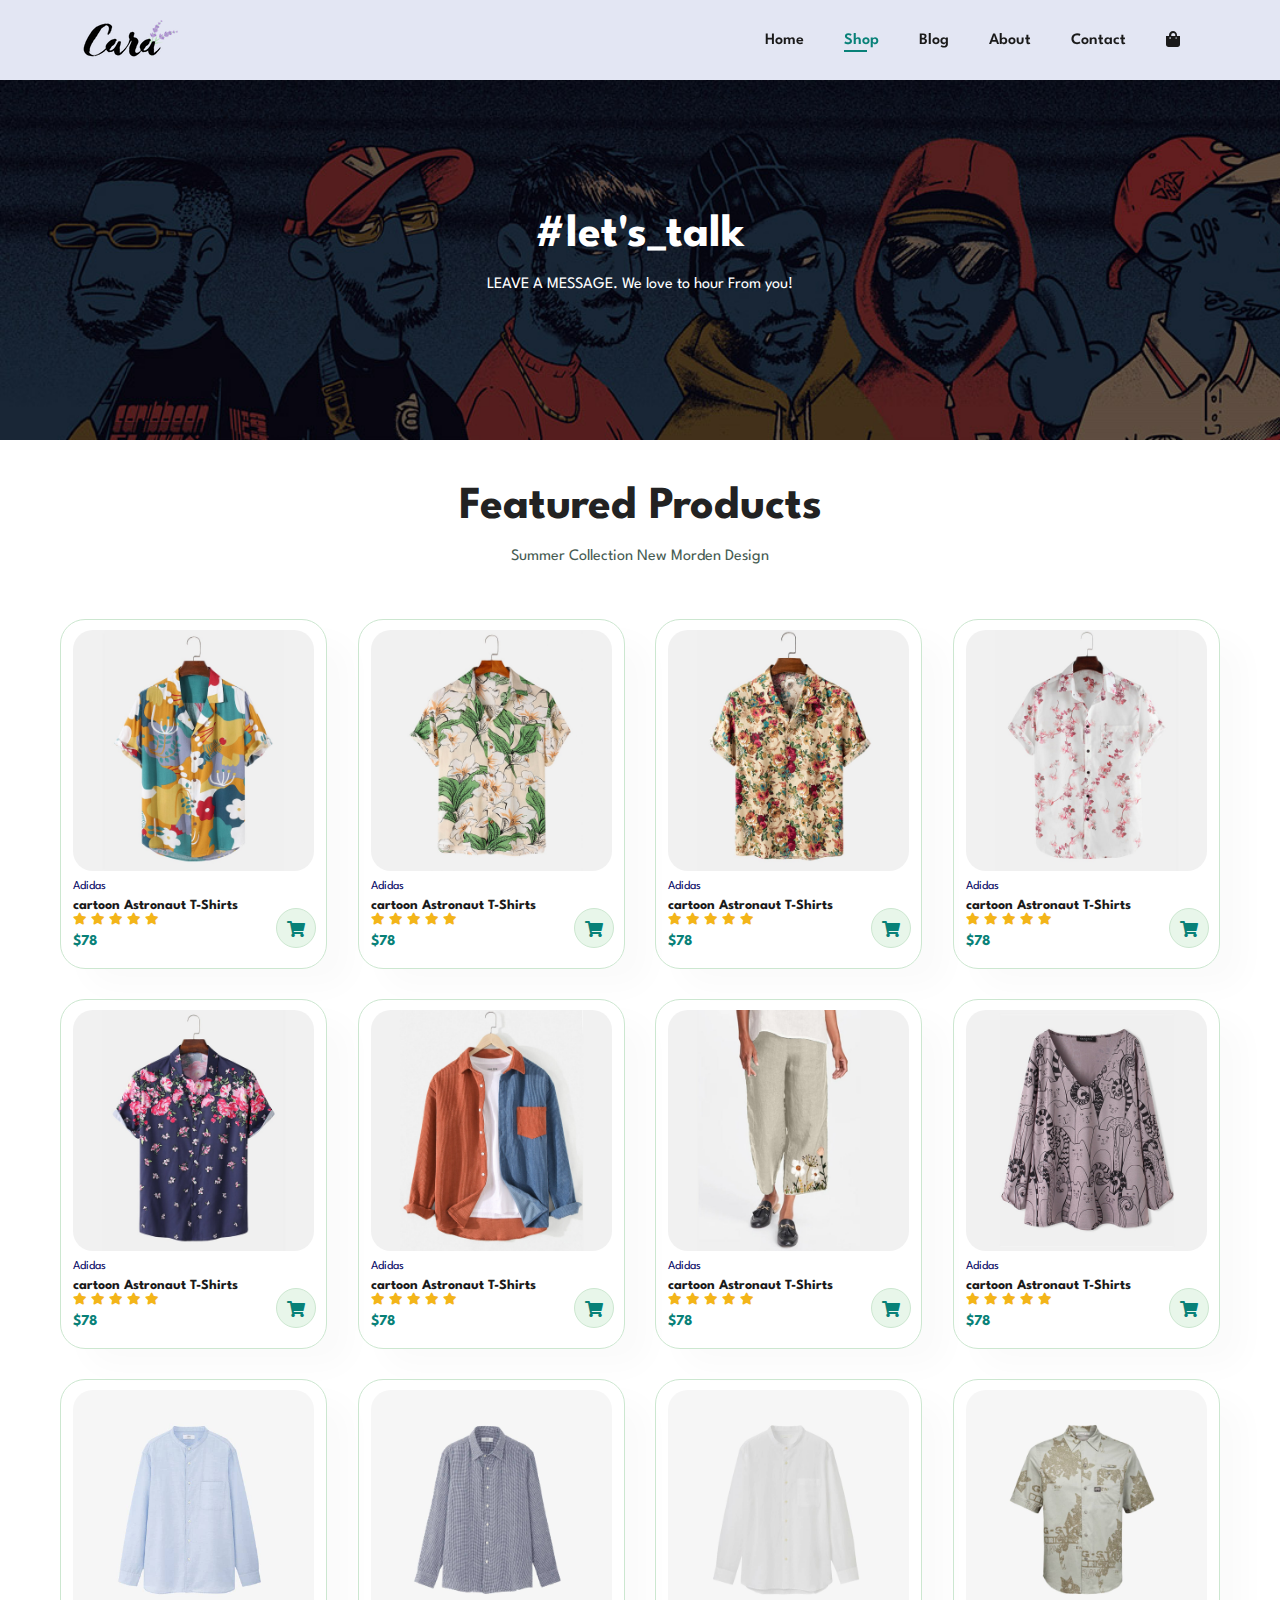
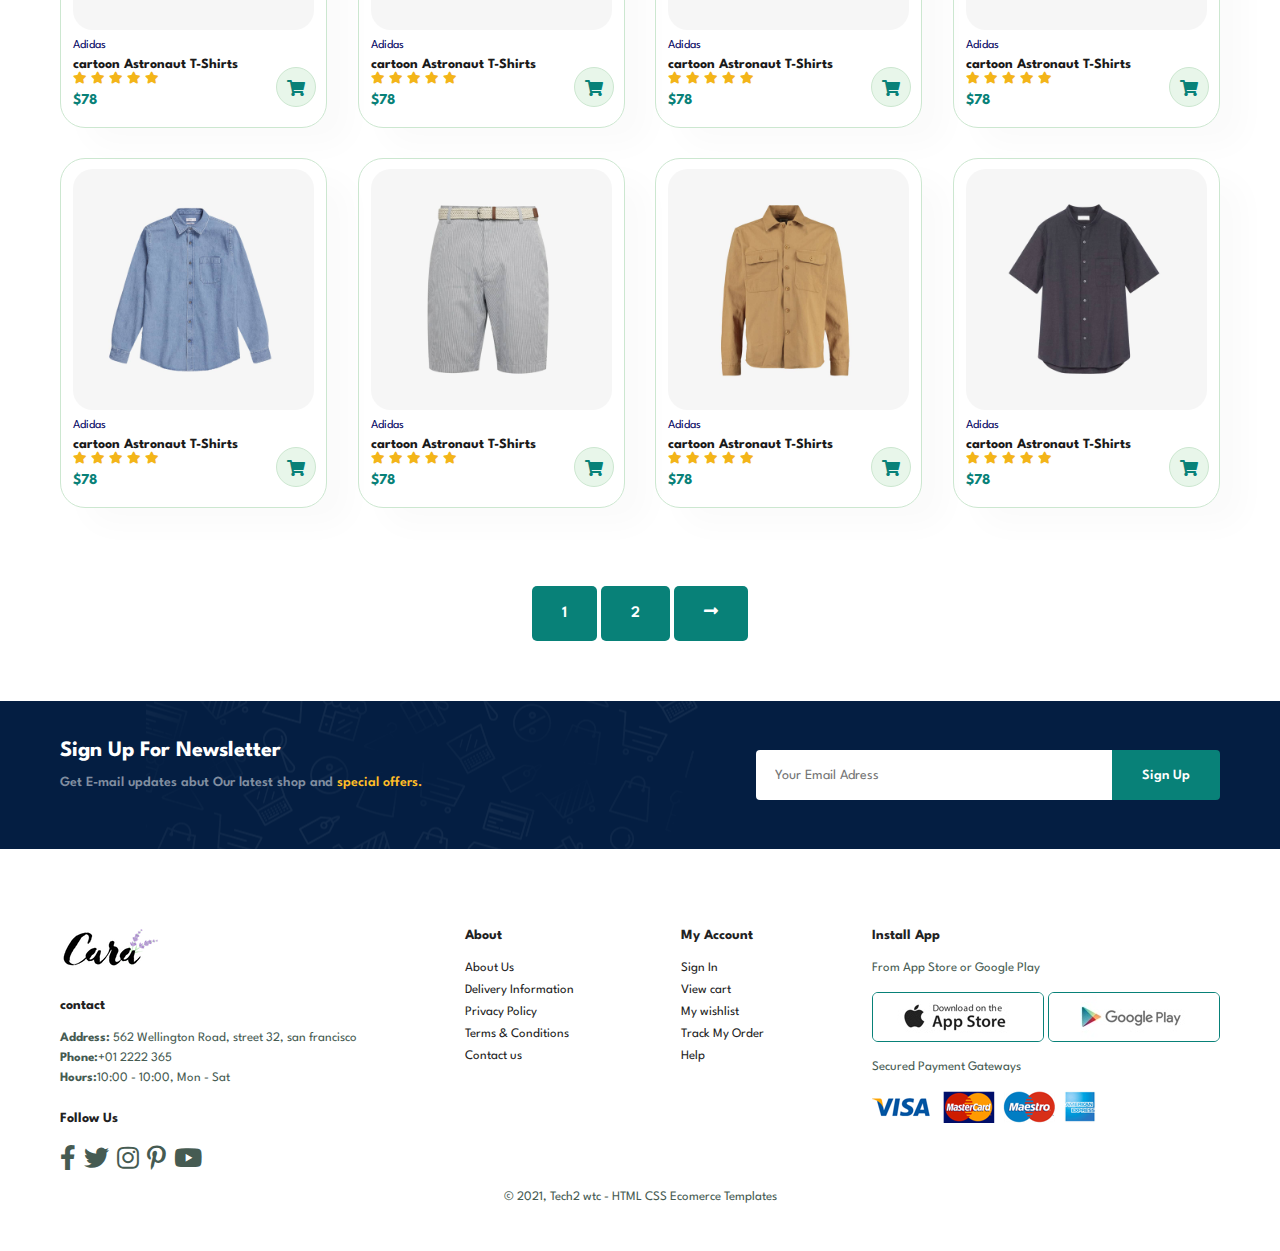
<file: shop.html>
<html lang="en">
  <head>
    <meta charset="UTF-8" />
    <meta http-equiv="X-UA-Compatible" content="IE=edge" />
    <meta name="viewport" content="width=device-width, initial-scale=1.0" />
    <link rel="shortcut icon" href="images/logo.png" type="image/x-icon" />
    <title>fashion website</title>
    <!-- font awesome cdn -->
    <link
      rel="stylesheet"
      href="https://use.fontawesome.com/releases/v5.15.4/css/all.css"
    />
    <link rel="stylesheet" href="style.css" type="text/css" />
    <link rel="stylesheet" href="responsive.css" type="text/css" />
  </head>
  <body>
    <header id="header">
      <a href="#"><img src="images/logo.png" alt="" /></a>
      <nav>
        <ul id="navbar">
          <li><a href="index.html">Home</a></li>
          <li><a class="active" href="shop.html">Shop</a></li>
          <li><a href="blog.html">Blog</a></li>
          <li><a href="about.html">About</a></li>
          <li><a href="contact.html">Contact</a></li>
          <li id="lg-bag">
            <a href="card.html"><i class="fas fa-shopping-bag"></i></a>
          </li>
          <a href="#" id="close"><i class="fas fa-times"></i></a>
        </ul>
      </nav>
      <div id="mobile">
        <a href="card.html"><i class="fas fa-shopping-bag"></i></a>
        <i id="bar" class="fas fa-outdent"></i>
      </div>
    </header>

    <section id="page-header">
      <h2>#let's_talk</h2>
      <p>LEAVE A MESSAGE. We love to hour From you!</p>
    </section>

    <section id="product1" class="section-p1">
      <h2>Featured Products</h2>
      <p>Summer Collection New Morden Design</p>
      <div class="pro-container">
        <div class="pro" onclick="window.location.href='sproduct.html';">
          <img src="images/products/f1.jpg" alt="product1" />
          <div class="des">
            <span>Adidas</span>
            <h5>cartoon Astronaut T-Shirts</h5>
            <div class="star">
              <i class="fas fa-star"></i>
              <i class="fas fa-star"></i>
              <i class="fas fa-star"></i>
              <i class="fas fa-star"></i>
              <i class="fas fa-star"></i>
            </div>
            <h4>$78</h4>
          </div>
          <a href="#"><i class="fas fa-shopping-cart cart"></i> </a>
        </div>

        <div class="pro">
          <img src="images/products/f2.jpg" alt="product1" />
          <div class="des">
            <span>Adidas</span>
            <h5>cartoon Astronaut T-Shirts</h5>
            <div class="star">
              <i class="fas fa-star"></i>
              <i class="fas fa-star"></i>
              <i class="fas fa-star"></i>
              <i class="fas fa-star"></i>
              <i class="fas fa-star"></i>
            </div>
            <h4>$78</h4>
          </div>
          <a href="#"><i class="fas fa-shopping-cart cart"></i> </a>
        </div>

        <div class="pro">
          <img src="images/products/f3.jpg" alt="product1" />
          <div class="des">
            <span>Adidas</span>
            <h5>cartoon Astronaut T-Shirts</h5>
            <div class="star">
              <i class="fas fa-star"></i>
              <i class="fas fa-star"></i>
              <i class="fas fa-star"></i>
              <i class="fas fa-star"></i>
              <i class="fas fa-star"></i>
            </div>
            <h4>$78</h4>
          </div>
          <a href="#"><i class="fas fa-shopping-cart cart"></i> </a>
        </div>

        <div class="pro">
          <img src="images/products/f4.jpg" alt="product1" />
          <div class="des">
            <span>Adidas</span>
            <h5>cartoon Astronaut T-Shirts</h5>
            <div class="star">
              <i class="fas fa-star"></i>
              <i class="fas fa-star"></i>
              <i class="fas fa-star"></i>
              <i class="fas fa-star"></i>
              <i class="fas fa-star"></i>
            </div>
            <h4>$78</h4>
          </div>
          <a href="#"><i class="fas fa-shopping-cart cart"></i> </a>
        </div>

        <div class="pro">
          <img src="images/products/f5.jpg" alt="product1" />
          <div class="des">
            <span>Adidas</span>
            <h5>cartoon Astronaut T-Shirts</h5>
            <div class="star">
              <i class="fas fa-star"></i>
              <i class="fas fa-star"></i>
              <i class="fas fa-star"></i>
              <i class="fas fa-star"></i>
              <i class="fas fa-star"></i>
            </div>
            <h4>$78</h4>
          </div>
          <a href="#"><i class="fas fa-shopping-cart cart"></i> </a>
        </div>

        <div class="pro">
          <img src="images/products/f6.jpg" alt="product1" />
          <div class="des">
            <span>Adidas</span>
            <h5>cartoon Astronaut T-Shirts</h5>
            <div class="star">
              <i class="fas fa-star"></i>
              <i class="fas fa-star"></i>
              <i class="fas fa-star"></i>
              <i class="fas fa-star"></i>
              <i class="fas fa-star"></i>
            </div>
            <h4>$78</h4>
          </div>
          <a href="#"><i class="fas fa-shopping-cart cart"></i> </a>
        </div>

        <div class="pro">
          <img src="images/products/f7.jpg" alt="product1" />
          <div class="des">
            <span>Adidas</span>
            <h5>cartoon Astronaut T-Shirts</h5>
            <div class="star">
              <i class="fas fa-star"></i>
              <i class="fas fa-star"></i>
              <i class="fas fa-star"></i>
              <i class="fas fa-star"></i>
              <i class="fas fa-star"></i>
            </div>
            <h4>$78</h4>
          </div>
          <a href="#"><i class="fas fa-shopping-cart cart"></i> </a>
        </div>

        <div class="pro">
          <img src="images/products/f8.jpg" alt="product1" />
          <div class="des">
            <span>Adidas</span>
            <h5>cartoon Astronaut T-Shirts</h5>
            <div class="star">
              <i class="fas fa-star"></i>
              <i class="fas fa-star"></i>
              <i class="fas fa-star"></i>
              <i class="fas fa-star"></i>
              <i class="fas fa-star"></i>
            </div>
            <h4>$78</h4>
          </div>
          <a href="#"><i class="fas fa-shopping-cart cart"></i> </a>
        </div>

        <div class="pro">
          <img src="images/products/n1.jpg" alt="product1" />
          <div class="des">
            <span>Adidas</span>
            <h5>cartoon Astronaut T-Shirts</h5>
            <div class="star">
              <i class="fas fa-star"></i>
              <i class="fas fa-star"></i>
              <i class="fas fa-star"></i>
              <i class="fas fa-star"></i>
              <i class="fas fa-star"></i>
            </div>
            <h4>$78</h4>
          </div>
          <a href="#"><i class="fas fa-shopping-cart cart"></i> </a>
        </div>

        <div class="pro">
          <img src="images/products/n2.jpg" alt="product1" />
          <div class="des">
            <span>Adidas</span>
            <h5>cartoon Astronaut T-Shirts</h5>
            <div class="star">
              <i class="fas fa-star"></i>
              <i class="fas fa-star"></i>
              <i class="fas fa-star"></i>
              <i class="fas fa-star"></i>
              <i class="fas fa-star"></i>
            </div>
            <h4>$78</h4>
          </div>
          <a href="#"><i class="fas fa-shopping-cart cart"></i> </a>
        </div>

        <div class="pro">
          <img src="images/products/n3.jpg" alt="product1" />
          <div class="des">
            <span>Adidas</span>
            <h5>cartoon Astronaut T-Shirts</h5>
            <div class="star">
              <i class="fas fa-star"></i>
              <i class="fas fa-star"></i>
              <i class="fas fa-star"></i>
              <i class="fas fa-star"></i>
              <i class="fas fa-star"></i>
            </div>
            <h4>$78</h4>
          </div>
          <a href="#"><i class="fas fa-shopping-cart cart"></i> </a>
        </div>

        <div class="pro">
          <img src="images/products/n4.jpg" alt="product1" />
          <div class="des">
            <span>Adidas</span>
            <h5>cartoon Astronaut T-Shirts</h5>
            <div class="star">
              <i class="fas fa-star"></i>
              <i class="fas fa-star"></i>
              <i class="fas fa-star"></i>
              <i class="fas fa-star"></i>
              <i class="fas fa-star"></i>
            </div>
            <h4>$78</h4>
          </div>
          <a href="#"><i class="fas fa-shopping-cart cart"></i> </a>
        </div>

        <div class="pro">
          <img src="images/products/n5.jpg" alt="product1" />
          <div class="des">
            <span>Adidas</span>
            <h5>cartoon Astronaut T-Shirts</h5>
            <div class="star">
              <i class="fas fa-star"></i>
              <i class="fas fa-star"></i>
              <i class="fas fa-star"></i>
              <i class="fas fa-star"></i>
              <i class="fas fa-star"></i>
            </div>
            <h4>$78</h4>
          </div>
          <a href="#"><i class="fas fa-shopping-cart cart"></i> </a>
        </div>

        <div class="pro">
          <img src="images/products/n6.jpg" alt="product1" />
          <div class="des">
            <span>Adidas</span>
            <h5>cartoon Astronaut T-Shirts</h5>
            <div class="star">
              <i class="fas fa-star"></i>
              <i class="fas fa-star"></i>
              <i class="fas fa-star"></i>
              <i class="fas fa-star"></i>
              <i class="fas fa-star"></i>
            </div>
            <h4>$78</h4>
          </div>
          <a href="#"><i class="fas fa-shopping-cart cart"></i> </a>
        </div>

        <div class="pro">
          <img src="images/products/n7.jpg" alt="product1" />
          <div class="des">
            <span>Adidas</span>
            <h5>cartoon Astronaut T-Shirts</h5>
            <div class="star">
              <i class="fas fa-star"></i>
              <i class="fas fa-star"></i>
              <i class="fas fa-star"></i>
              <i class="fas fa-star"></i>
              <i class="fas fa-star"></i>
            </div>
            <h4>$78</h4>
          </div>
          <a href="#"><i class="fas fa-shopping-cart cart"></i> </a>
        </div>

        <div class="pro">
          <img src="images/products/n8.jpg" alt="product1" />
          <div class="des">
            <span>Adidas</span>
            <h5>cartoon Astronaut T-Shirts</h5>
            <div class="star">
              <i class="fas fa-star"></i>
              <i class="fas fa-star"></i>
              <i class="fas fa-star"></i>
              <i class="fas fa-star"></i>
              <i class="fas fa-star"></i>
            </div>
            <h4>$78</h4>
          </div>
          <a href="#"><i class="fas fa-shopping-cart cart"></i> </a>
        </div>
      </div>
    </section>

    <section id="pagination" class="section-p1">
        <a href="#">1</a>
        <a href="#">2</a>
        <a href="#"><i class="fas fa-long-arrow-alt-right"></i></a>
    </section>

    <section id="news-letter" class="section-p1 section-m1">
      <div class="newstext">
        <h4>Sign Up For Newsletter</h4>
        <p>
          Get E-mail updates abut Our latest shop and
          <span>special offers.</span>
        </p>
      </div>
      <div class="form">
        <input type="text" name="" id="" placeholder="Your Email Adress" />
        <button class="normal">Sign Up</button>
      </div>
    </section>

    <footer class="section-p1">
      <div class="col">
        <img class="logo" src="images/logo.png" alt="-logo-" />
        <h4>contact</h4>
        <p>
          <strong>Address:</strong> 562 Wellington Road, street 32, san
          francisco
        </p>
        <p><strong>Phone:</strong>+01 2222 365</p>
        <p><strong>Hours:</strong>10:00 - 10:00, Mon - Sat</p>
        <div class="follow">
          <h4>Follow Us</h4>
          <div class="icons">
            <i class="fab fa-facebook-f"></i>
            <i class="fab fa-twitter"></i>
            <i class="fab fa-instagram"></i>
            <i class="fab fa-pinterest-p"></i>
            <i class="fab fa-youtube"></i>
          </div>
        </div>
      </div>

      <div class="col">
        <h4>About</h4>
        <a href="#">About Us</a>
        <a href="#">Delivery Information</a>
        <a href="#">Privacy Policy</a>
        <a href="#">Terms & Conditions</a>
        <a href="#">Contact us</a>
      </div>

      <div class="col">
        <h4>My Account</h4>
        <a href="#">Sign In</a>
        <a href="#">View cart</a>
        <a href="#">My wishlist</a>
        <a href="#">Track My Order</a>
        <a href="#">Help</a>
      </div>

      <div class="col install">
        <h4>Install App</h4>
        <p>From App Store or Google Play</p>
        <div class="row">
          <img src="images/pay/app.jpg" alt="app" />
          <img src="images/pay/play.jpg" alt="play" />
        </div>
        <p>Secured Payment Gateways</p>
        <img src="images/pay/pay.png" alt="" />
      </div>

      <div class="copy-right">
        <p>&copy; 2021, Tech2 wtc - HTML CSS Ecomerce Templates</p>
      </div>
    </footer>

    <script src="main.js"></script>
  </body>
</html>
</file>
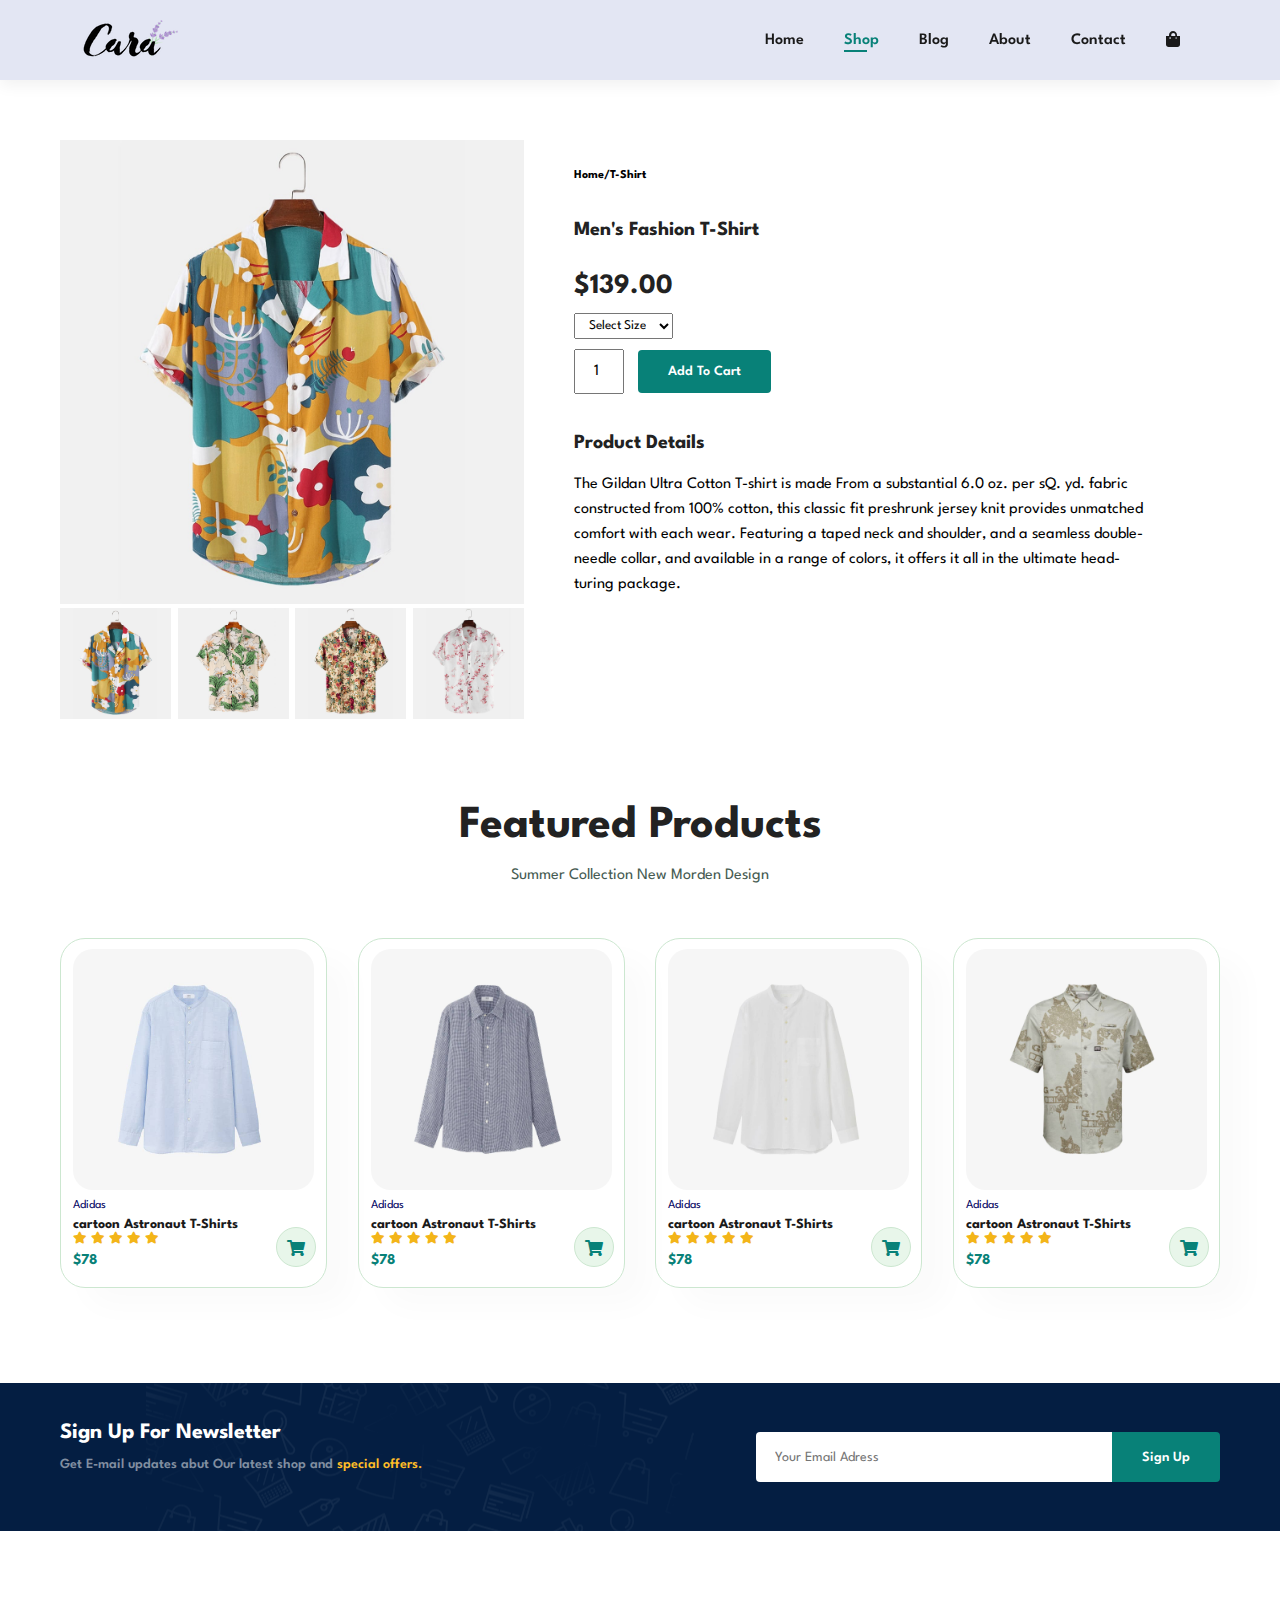
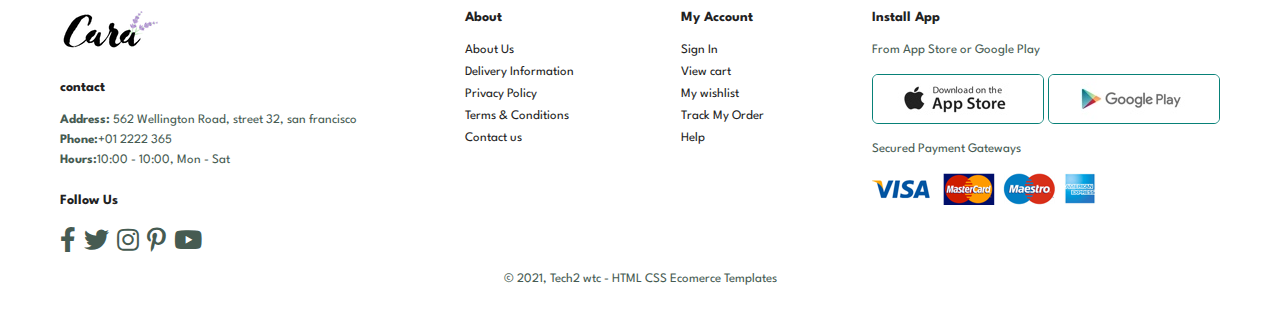
<file: sproduct.html>
<html lang="en">
  <head>
    <meta charset="UTF-8" />
    <meta http-equiv="X-UA-Compatible" content="IE=edge" />
    <meta name="viewport" content="width=device-width, initial-scale=1.0" />
    <link rel="shortcut icon" href="images/logo.png" type="image/x-icon" />
    <title>fashion website</title>
    <!-- font awesome cdn -->
    <link
      rel="stylesheet"
      href="https://use.fontawesome.com/releases/v5.15.4/css/all.css"
    />
    <link rel="stylesheet" href="style.css" type="text/css" />
    <link rel="stylesheet" href="responsive.css" type="text/css" />
  </head>
  <body>
    <header id="header">
      <a href="#"><img src="images/logo.png" alt="" /></a>
      <nav>
        <ul id="navbar">
          <li><a href="index.html">Home</a></li>
          <li><a class="active" href="#">Shop</a></li>
          <li><a href="blog.html">Blog</a></li>
          <li><a href="about.html">About</a></li>
          <li><a href="contact.html">Contact</a></li>
          <li id="lg-bag">
            <a href="#"><i class="fas fa-shopping-bag"></i></a>
          </li>
          <a href="card.html" id="close"><i class="fas fa-times"></i></a>
        </ul>
      </nav>
      <div id="mobile">
        <a href="card.html"><i class="fas fa-shopping-bag"></i></a>
        <i id="bar" class="fas fa-outdent"></i>
      </div>
    </header>

    <section id="prodetails" class="section-p1">
      <div class="single-pro-img">
        <img
          src="images/products/f1.jpg"
          alt="product-image"
          width="100%"
          id="main-img"
        />
        <div class="small-img-group">
          <div class="small-img-col">
            <img
              src="images/products/f1.jpg"
              alt="product-image"
              width="100%"
              class="small-img"
            />
          </div>
          <div class="small-img-col">
            <img
              src="images/products/f2.jpg"
              alt="product-image"
              width="100%"
              class="small-img"
            />
          </div>
          <div class="small-img-col">
            <img
              src="images/products/f3.jpg"
              alt="product-image"
              width="100%"
              class="small-img"
            />
          </div>
          <div class="small-img-col">
            <img
              src="images/products/f4.jpg"
              alt="product-image"
              width="100%"
              class="small-img"
            />
          </div>
        </div>
      </div>

      <div class="single-pro-details">
        <h6>Home/T-Shirt</h6>
        <h4>Men's Fashion T-Shirt</h4>
        <h2>$139.00</h2>
        <select>
            <option value="">Select Size</option>
            <option value="XL">XL</option>
            <option value="XXL">XXL</option>
            <option value="Small">Small</option>
            <option value="Large">Large</option>
        </select>
        <input type="number" value="1">
        <button class="normal">Add To Cart</button>
        <h4>Product Details</h4>
        <span>The Gildan Ultra Cotton T-shirt is made From a substantial 6.0 oz. per sQ. yd. fabric constructed from 100% cotton, this classic fit preshrunk jersey knit provides unmatched comfort with each wear. Featuring a taped neck and shoulder, and a seamless double-needle collar, and available in a range of colors, it offers it all in the ultimate head-turing package.</span>
      </div>
    </section>

    <section id="product1" class="section-p1">
        <h2>Featured Products</h2>
        <p>Summer Collection New Morden Design</p>
        <div class="pro-container">
          <div class="pro">
            <img src="images/products/n1.jpg" alt="product1" />
            <div class="des">
              <span>Adidas</span>
              <h5>cartoon Astronaut T-Shirts</h5>
              <div class="star">
                <i class="fas fa-star"></i>
                <i class="fas fa-star"></i>
                <i class="fas fa-star"></i>
                <i class="fas fa-star"></i>
                <i class="fas fa-star"></i>
              </div>
              <h4>$78</h4>
            </div>
            <a href="#"><i class="fas fa-shopping-cart cart"></i> </a>
          </div>
  
          <div class="pro">
            <img src="images/products/n2.jpg" alt="product1" />
            <div class="des">
              <span>Adidas</span>
              <h5>cartoon Astronaut T-Shirts</h5>
              <div class="star">
                <i class="fas fa-star"></i>
                <i class="fas fa-star"></i>
                <i class="fas fa-star"></i>
                <i class="fas fa-star"></i>
                <i class="fas fa-star"></i>
              </div>
              <h4>$78</h4>
            </div>
            <a href="#"><i class="fas fa-shopping-cart cart"></i> </a>
          </div>
  
          <div class="pro">
            <img src="images/products/n3.jpg" alt="product1" />
            <div class="des">
              <span>Adidas</span>
              <h5>cartoon Astronaut T-Shirts</h5>
              <div class="star">
                <i class="fas fa-star"></i>
                <i class="fas fa-star"></i>
                <i class="fas fa-star"></i>
                <i class="fas fa-star"></i>
                <i class="fas fa-star"></i>
              </div>
              <h4>$78</h4>
            </div>
            <a href="#"><i class="fas fa-shopping-cart cart"></i> </a>
          </div>
  
          <div class="pro">
            <img src="images/products/n4.jpg" alt="product1" />
            <div class="des">
              <span>Adidas</span>
              <h5>cartoon Astronaut T-Shirts</h5>
              <div class="star">
                <i class="fas fa-star"></i>
                <i class="fas fa-star"></i>
                <i class="fas fa-star"></i>
                <i class="fas fa-star"></i>
                <i class="fas fa-star"></i>
              </div>
              <h4>$78</h4>
            </div>
            <a href="#"><i class="fas fa-shopping-cart cart"></i> </a>
          </div>
        </div>
      </section>

    <section id="news-letter" class="section-p1 section-m1">
      <div class="newstext">
        <h4>Sign Up For Newsletter</h4>
        <p>
          Get E-mail updates abut Our latest shop and
          <span>special offers.</span>
        </p>
      </div>
      <div class="form">
        <input type="text" name="" id="" placeholder="Your Email Adress" />
        <button class="normal">Sign Up</button>
      </div>
    </section>

    <footer class="section-p1">
      <div class="col">
        <img class="logo" src="images/logo.png" alt="-logo-" />
        <h4>contact</h4>
        <p>
          <strong>Address:</strong> 562 Wellington Road, street 32, san
          francisco
        </p>
        <p><strong>Phone:</strong>+01 2222 365</p>
        <p><strong>Hours:</strong>10:00 - 10:00, Mon - Sat</p>
        <div class="follow">
          <h4>Follow Us</h4>
          <div class="icons">
            <i class="fab fa-facebook-f"></i>
            <i class="fab fa-twitter"></i>
            <i class="fab fa-instagram"></i>
            <i class="fab fa-pinterest-p"></i>
            <i class="fab fa-youtube"></i>
          </div>
        </div>
      </div>

      <div class="col">
        <h4>About</h4>
        <a href="#">About Us</a>
        <a href="#">Delivery Information</a>
        <a href="#">Privacy Policy</a>
        <a href="#">Terms & Conditions</a>
        <a href="#">Contact us</a>
      </div>

      <div class="col">
        <h4>My Account</h4>
        <a href="#">Sign In</a>
        <a href="#">View cart</a>
        <a href="#">My wishlist</a>
        <a href="#">Track My Order</a>
        <a href="#">Help</a>
      </div>

      <div class="col install">
        <h4>Install App</h4>
        <p>From App Store or Google Play</p>
        <div class="row">
          <img src="images/pay/app.jpg" alt="app" />
          <img src="images/pay/play.jpg" alt="play" />
        </div>
        <p>Secured Payment Gateways</p>
        <img src="images/pay/pay.png" alt="" />
      </div>

      <div class="copy-right">
        <p>&copy; 2021, Tech2 wtc - HTML CSS Ecomerce Templates</p>
      </div>
    </footer>


    <script src="main.js"></script>
  </body>
</html>
</file>
<file: style.css>
@import url('https://fonts.googleapis.com/css2?family=League+Spartan:wght@200;300;400;500;600;700;800;900&display=swap');

/* deafalut removes */
li {
   list-style: none;
}

a {
   text-decoration: none;
}

html {
   scroll-behavior: smooth;
}

* {
   margin: 0;
   padding: 0;
   box-sizing: border-box;
   font-family: 'League Spartan', sans-serif;
}

/* coustomize headings */
h1 {
   font-size: 50px;
   line-height: 64px;
   color: #222;
}

h2 {
   font-size: 46px;
   line-height: 54px;
   color: #222;
}

h4 {
   font-size: 20px;
   color: #222;
}

h6 {
   font-weight: 700;
   font-size: 12px;

}

p {
   font-size: 16px;
   color: #465b52;
   margin: 15px 0px 20px 0;

}

.section-p1 {
   padding: 40px 60px;
}

.section-m1 {
   margin: 40px 0;
}

button.normal {
   font-size: 14px;
   font-weight: 600;
   padding: 15px 30px;
   color: #000;
   background-color: #fff;
   border-radius: 4px;
   cursor: pointer;
   outline: none;
   transition: 0.2s;
}

button.white {
   font-size: 13px;
   font-weight: 600;
   padding: 11px 18px;
   color: #fff;
   background-color: transparent;
   cursor: pointer;
   border: 1px solid white;
   outline: none;
   transition: 0.2s;
}

body {
   width: 100%;
}

/* header start */
#header {
   display: flex;
   align-items: center;
   justify-content: space-between;
   padding: 20px 80px;
   background-color: #E3E6f3;
   box-shadow: 0 5px 15px rgba(0, 0, 0, 0.06);
   position: sticky;
   top: 0;
   left: 0;
   z-index: 999;
}

#navbar {
   display: flex;
   align-items: center;
   justify-content: center;
}


#navbar li {
   padding: 0 20px;
   position: relative;

}

#navbar li a {
   font-size: 16px;
   font-weight: 600;
   color: #1a1a1a;
   transition: 0.3s ease;


}

#navbar li a:hover,
#navbar li a.active {
   color: #088178;
}



#navbar li a.active::after,
#navbar li a:hover::after {
   content: "";
   width: 30%;
   height: 2px;
   background-color: #088178;
   position: absolute;
   bottom: -4px;
   left: 20px;
   
}



#mobile {
   display: none;
   align-items: center;
}

#close {
   display: none;
}



/* hero start */
#hero {
   height: 90vh;
   width: 100%;
   background-image: url("images/hero4.png");
   background-size: cover;
   background-position: top 25% right 0;
   padding: 0 80px;
   display: flex;
   flex-direction: column;
   align-items: flex-start;
   justify-content: center;
}

#hero h4 {
   padding-bottom: 15px;
}

#hero h1 {
   color: #088178;
}

#hero button {
   background-image: url("images/button.png");
   background-repeat: no-repeat;
   background-color: transparent;
   border: 0;
   padding: 14px 80px 14px 65px;
   cursor: pointer;
   font-weight: 700;
   font-size: 15px;

}

#hero button:hover {
   color: #088178;
}

/* featured start */

#featured {
   display: flex;
   align-items: center;
   justify-content: space-between;
   flex-wrap: wrap;
}

#featured .featured-box {
   width: 180px;
   text-align: center;
   padding: 25px 15px;
   box-shadow: 20px 20px 34px rgba(0, 0, 0, 0.03);
   border: 1px solid #cce7de;
   border-radius: 4px;
   margin: 15px 0;
}

#featured .featured-box:hover {
   box-shadow: 10px 10px 54px rgba(70, 62, 221, 0.1);

}

#featured .featured-box img {
   width: 100%;
   margin-bottom: 10px;

}

#featured .featured-box h6 {
   display: inline-block;
   padding: 9px 8px 6px 8px;
   line-height: 1;
   border-radius: 4px;
   color: #088178;
   background-color: #fddde4;
}

#featured .featured-box:nth-child(2) h6 {
   background-color: #cdebbc;
}

#featured .featured-box:nth-child(3) h6 {
   background-color: #d1e8f2;
}

#featured .featured-box:nth-child(4) h6 {
   background-color: #cdd4f8;
}

#featured .featured-box:nth-child(5) h6 {
   background-color: #f6dbf6;
}

#featured .featured-box:nth-child(6) h6 {
   background-color: #fff2e5;
}

/* product1 start */
#product1 {
   text-align: center;
}

#product1 .pro-container {
   padding-top: 20px;
   display: flex;
   align-items: center;
   justify-content: space-between;
   flex-flow: row wrap;
}

#product1 .pro {
   width: 23%;
   min-width: 250px;
   padding: 10px 12px;
   border: 1px solid #cce7d0;
   border-radius: 25px;
   cursor: pointer;
   box-shadow: 25px 20px 30px rgba(0, 0, 0, 0.02);
   margin: 15px 0;
   transition: 0.2s ease;
   position: relative;
}

#product1 .pro:hover {
   box-shadow: 20px 20px 30px rgba(0, 0, 0, 0.06);
}

#product1 .pro img {
   width: 100%;
   border-radius: 20px;
}

#product1 .pro .des {
   text-align: start;
   padding: 10px 0;

}

#product1 .pro .des span {
   color: #060663;
   font-size: 12px;
}

#product1 .pro .des h5 {
   color: #1a1a1a;
   font-size: 14px;
   padding-top: 7px;
}

#product1 .pro .des i {
   font-size: 12px;
   color: rgb(243, 181, 25);
}

#product1 .pro .des h4 {
   padding-top: 7px;
   font-size: 15px;
   font-weight: 700;
   color: #088178;
}

#product1 .pro .cart {
   width: 40px;
   height: 40px;
   line-height: 40px;
   border-radius: 50%;
   font-weight: 700;
   background-color: #e8f6ea;
   color: #088178;
   border: 1px solid #cce7d0;
   position: absolute;
   bottom: 20px;
   right: 10px;

}

/* banner start */
#banner {
   display: flex;
   flex-direction: column;
   align-items: center;
   justify-content: center;
   text-align: center;

   background-image: url("images/banner/b2.jpg");
   width: 100%;
   height: 40vh;
   background-size: cover;
   background-position: center;

}

#banner h4 {
   color: #fff;
   font-size: 16px;
}

#banner h2 {
   color: #fff;
   font-size: 30px;
   padding: 10px 0;

}

#banner h2 span {
   color: #ef3636;
}

#banner button:hover {
   background-color: #088178;
   color: #fff;
}

/* banner-sm start */
#banner-sm {
   display: flex;
   justify-content: space-between;
   flex-wrap: wrap;
   align-items: center;

}

#banner-sm .banner-box {

   display: flex;
   flex-direction: column;
   align-items: flex-start;
   justify-content: center;


   background-image: url("images/banner/b17.jpg");
   min-width: 40vw;
   height: 50vh;
   background-size: cover;
   background-position: center;
   padding: 30px;
}

#banner-sm .banner-box2 {
   background-image: url("images/banner/b10.jpg");
}

#banner-sm h4 {
   color: white;
   font-size: 20px;
   font-weight: 300;
}

#banner-sm h2 {
   color: white;
   font-size: 28px;
   font-weight: 800;
}

#banner-sm span {
   color: white;
   font-size: 14px;
   font-weight: 500;
   padding-bottom: 15px;
}

#banner-sm .banner-box:hover button {
   background: #088178;
   border: 1px solid #088178;

}


/* text-banner start */
#text-banner {
   display: flex;
   justify-content: space-between;
   flex-wrap: wrap;
   padding: 0 60px;
}

#text-banner .banner-box {

   display: flex;
   flex-direction: column;
   align-items: flex-start;
   justify-content: center;


   background-image: url("images/banner/b7.jpg");
   min-width: 30%;
   height: 30vh;
   background-size: cover;
   background-position: center;
   padding: 20px;
   margin-bottom: 20px;

}

#text-banner .banner-box2 {
   background-image: url("images/banner/b4.jpg");

}

#text-banner .banner-box3 {
   background-image: url("images/banner/b18.jpg");

}

#text-banner h2 {
   color: #fff;
   font-weight: 900;
   font-size: 22px;
}

#text-banner h3 {
   color: #ec544e;
   font-weight: 800;
   font-size: 15px;
}

/* news-letter start */
#news-letter {
   display: flex;
   justify-content: space-between;
   flex-wrap: wrap;
   align-items: center;

   background-image: url("images/banner/b14.png");
   background-repeat: no-repeat;
   background-position: 20% 30%;
   background-color: #041e42;
}

#news-letter .newstext h4 {
   font-size: 22px;
   font-weight: 700;
   color: #fff;

}

#news-letter .newstext p {
   font-size: 14px;
   font-weight: 600;
   color: #818ea0;

}

#news-letter .newstext p span {
   color: #ffbd27;
}

#news-letter .form {
   width: 40%;
   display: flex;
}

#news-letter .form input {
   height: 3.125rem;
   padding: 0 1.25em;
   font-size: 14px;
   width: 100%;
   border: 1px solid transparent;
   border-radius: 4px;
   outline: none;
   border-top-right-radius: 0;
   border-bottom-right-radius: 0;


}

#news-letter .form button {
   background-color: #088178;
   color: #fff;
   white-space: nowrap;
   height: 3.125rem;
   border: none;

   border-top-left-radius: 0;
   border-bottom-left-radius: 0;
}

/* footer start */
footer {
   display: flex;
   flex-wrap: wrap;
   justify-content: space-between;

}

footer .col {
   display: flex;
   flex-direction: column;
   align-items: flex-start;
   margin-bottom: 20px;
}

footer .logo {
   margin-bottom: 30px;

}

footer h4 {
   font-size: 14px;
   padding-bottom: 20px;
}

footer p {
   font-size: 13px;
   margin: 0 0 8px 0;
}

footer a {
   font-size: 13px;
   color: #222;
   margin-bottom: 10px;
}

footer .follow {
   margin-top: 20px;
}

footer .follow i {
   font-size: 25px;
   color: #465b52;
   padding-right: 4px;
   cursor: pointer;
}

footer .install img {
   margin: 10px 0 15px 0;
}

footer .install .row img {
   border: 1px solid #088178;
   border-radius: 6px;

}

footer .follow i:hover,
footer a:hover {
   color: #088178;
}

footer .copy-right {
   width: 100%;
   text-align: center;
}


/* shop page */
#page-header {
   background-image: url("images/banner/b1.jpg");
   width: 100%;
   height: 40vh;
   background-size: cover;
   display: flex;
   justify-content: center;
   text-align: center;
   flex-direction: column;
   padding: 14px;
}

#page-header h2,
#page-header p {
   color: #fff;
}

#pagination {
   text-align: center;

}

#pagination a {
   background-color: #088178;
   padding: 20px 30px;
   border-radius: 5px;
   color: #fff;
   font-weight: 600;
}

#pagination a {
   font-size: 16px;
   font-family: 600;

}

/* single product */
#prodetails {
   margin-top: 20px;
   display: flex;
}

#prodetails .single-pro-img {
   width: 40%;
   margin-right: 50px;
}

#prodetails .small-img-group {
   padding-top: 4px;
   display: flex;
   justify-content: space-between;
}

#prodetails .small-img-col {
   flex-basis: 24%;
   cursor: pointer;
}


#prodetails .single-pro-details {
   width: 50%;
   padding-top: 30px;
}

#prodetails .single-pro-details h4 {
   padding: 40px 0 20px 0;

}

#prodetails .single-pro-details h2 {
   font-size: 28px;
}

#prodetails .single-pro-details select {
   padding: 5px 10px;
   margin-bottom: 10px;
   display: block;
}

#prodetails .single-pro-details input {
   width: 50px;
   height: 45px;
   padding-left: 10px;
   font-size: 16px;
   margin-right: 10px;
   text-align: center;

}

#prodetails .single-pro-details input:focus {
   outline: none;
}

#prodetails .single-pro-details button {
   background-color: #088178;
   color: #fff;
   border: none;

}

#prodetails .single-pro-details span {
   line-height: 25px;
}

/* blog page */
#page-header.blog-header {
   background-image: url("images/banner/b19.jpg");
}

#blog {
   padding: 150px 150px 0 150px;
   border: 3px solid orange;
   border-top: none;
   border-radius: 15px;
}

#blog .blog-box {
   width: 100%;
   display: flex;
   align-items: center;
   justify-content: space-between;

   position: relative;
   padding-bottom: 90px;


}

#blog .blog-img {
   width: 50%;
   margin-right: 40px;
}

#blog img {
   width: 100%;
   height: 300px;
   object-fit: cover;
}

#blog .blog-details {
   width: 50%;
}

#blog .blog-details a {
   color: #222;
   font-size: 14px;
   font-weight: 700;
   position: relative;
   transition: 0.3s;
}

#blog .blog-details a::after {
   content: "";
   width: 40px;
   height: 1px;
   top: 4px;
   right: -60px;
   background-color: #000;
   position: absolute;


}

#blog .blog-details a:hover {
   color: #088178;
}

#blog .blog-details a:hover::after {
   background-color: #088178;
}

#blog .blog-box h1 {
   color: #c9cbce;
   font-weight: 700;
   font-size: 70px;
   position: absolute;
   top: -40px;
   left: 0;
   z-index: -2;

}

/* about page */
#page-header.about-header {
   background-image: url("images/about/banner.png");
}

#about-head {
   display: flex;
   align-items: center;
   justify-content: space-between;

}

#about-head img {
   width: 50%;
   height: auto;

}

#about-head .about-details {
   margin-left: 40px;
}

#about-head .about-details a.dotted {
   color: #ccc;
   text-decoration: 2px dashed black;
}

#about-head .about-details marquee {
   margin-top: 35px;
   background-color: #ccc;
   padding: 5px 8px;
   border-radius: 5px;
   font-size: 16px;
}

#about-app {
   text-align: center;

}

#about-app .video {
   width: 70%;
   height: 100%;
   margin: 30px auto 0 auto;
}

#about-app .video video {
   width: 100%;
   height: 100%;
   border-radius: 30px;


}

/* contact page */
#contact-details {
   display: flex;
   align-items: center;
   justify-content: space-between;
}

#contact-details .details {
   width: 40%;
}

#contact-details .details span,
#form-details form span {
   font-size: 12px;
}

#contact-details .details h2 {
   font-size: 26px;
   line-height: 35px;
   padding: 20px 0;

}

#contact-details .details h2,
#form-details form h2 {
   font-size: 16px;
   padding-bottom: 15px;

}

#contact-details .details li {
   display: flex;
   padding: 10px 0;
}

#contact-details .details li i {
   font-size: 14px;
   padding-right: 22px;
}

#contact-details .details li p {
   margin: 0;
   font-size: 14px;
}

#contact-details .map {
   width: 55%;
   height: 400px;
}

#contact-details .map iframe {
   width: 100%;
   height: 100%;
}

#form-details {
   display: flex;
   justify-content: space-between;
   margin: 30px;
   padding: 80px;
   border: 1px solid #e1e1e1;
}

#form-details form {
   width: 65%;
   display: flex;
   flex-direction: column;
   align-items: flex-start;
}

#form-details form input,
#form-details form textarea {
   width: 100%;
   padding: 12px 15px;
   outline: none;
   margin-bottom: 20px;
   border: 1px solid #e1e1e1;
}

#form-details form button {
   color: #fff;
   background-color: #088178;
   border: none;
}

#form-details .people div {
   padding-bottom: 25px;
   display: flex;
   align-items: flex-start;
}

#form-details .people div img {
   width: 65px;
   height: 65px;
   object-fit: cover;
   margin-right: 15px;

}

#form-details .people div p {
   margin: 0;
   font-size: 13px;
   line-height: 25px;

}

#form-details .people div p span {
   display: block;
   font-size: 16px;
   font-weight: 600px;
   color: #000;
}

/* card page */

#cart table thead {
   border: 1px solid #e2e9e1;
   border-left: none;
   border-right: none;

}

#cart table thead td {
   font-weight: 700;
   text-transform: uppercase;
   font-size: 13px;
   padding: 18px 0;
}

#cart table {
   width: 100%;
   border-collapse: collapse;
   table-layout: fixed;
   white-space: nowrap;
}

#cart table img {
   width: 70px;
}

#cart table tbody tr td {
   padding-top: 15px;
}

#cart table tbody td {
   font-size: 13px;
}

#cart table td:nth-child(1) {
   width: 100px;
   text-align: center;

}

#cart table td:nth-child(2) {
   width: 150px;
   text-align: center;

}

#cart table td:nth-child(3) {
   width: 250px;
   text-align: center;

}

#cart table td:nth-child(4),
#cart table td:nth-child(5),
#cart table td:nth-child(6) {
   width: 150px;
   text-align: center;

}

#cart table td:nth-child(5) input {
   width: 70px;
   padding: 10px 5px 10px 15px;
}

#cart-add {

   display: flex;
   flex-wrap: wrap;
   justify-content: space-between;

}

#coupon {
   width: 50%;
   margin-bottom: 30px;
}

#coupon h3,
#sub-total h3 {
   padding-bottom: 15px;
}

#coupon input {
   padding: 10px 20px;
   outline: none;
   width: 60%;
   margin-right: 10px;
   border: 1px solid #e2e9e1;
}

#coupon button,
#sub-total button {
   border: none;
   background-color: #088178;
   color: #fff;
   padding: 12px 20px;
}

#sub-total {
   width: 50%;
   margin-bottom: 30px;
   border: 1px solid #e1e1e1;
   padding: 30px;
}

#sub-total table {
   border-collapse: collapse;
   width: 100%;
   margin-bottom: 20px;

}

#sub-total table td {
   width: 50%;
   border: 1px solid #e2e9e1;
   padding: 10px;
   font-size: 13px;

}
</file>
<file: responsive.css>
/* ! for home page responsive */
@media (max-width:1275px) {
    #banner-sm .banner-box {

        min-width: 100%;
        height: 50vh;

    }

    #banner-sm .margin-top {
        margin-top: 30px;
    }

}

@media (max-width:799px) {
    .section-p1 {
        padding: 40px 40px;
    }

    /* ?header section */
    #navbar {
        display: flex;
        flex-direction: column;
        align-items: flex-start;
        justify-content: flex-start;
        position: fixed;
        top: 0;
        right: -300px;
        height: 100vh;
        width: 300px;
        background-color: #e3e6f3;
        box-shadow: 0 40px 60px rgba(0, 0, 0, 0.01);
        padding: 80px 0 0 10px;
        transition: 0.3s;
    }

    #navbar.show {
        right: 0;

    }

    #navbar li {
        margin-bottom: 22px;
    }

    #mobile {
        display: flex;
        align-items: center;
    }

    #mobile i {
        color: #1a1a1a;
        font-size: 24px;
        padding-left: 20px;
    }

    #close {
        display: initial;
        position: absolute;
        top: 30px;
        left: 35px;
        color: #222;
        font-size: 24px;
    }

    #lg-bag {
        display: none;
    }

    /* ?hero section  */
    #hero {
        height: 70vh;
        background-position: top 30% right 30%;
        padding: 0 80px;

    }

    /* ?featured section */
    #featured {
        justify-content: center;
    }

    #featured .featured-box {
        margin: 15px 15px;
    }

    #product1 .pro-container {
        justify-content: center;
    }

    #product1 .pro {
        margin: 15px;
    }

    /* ?banner section */
    #banner {
        height: 30vh;
    }

    #banner-sm .banner-box {

        min-width: 100%;
        height: 30vh;

    }

    #banner-sm .margin-top {
        margin-top: 25px;
    }

    #text-banner {
        padding: 0 40px;

    }

    #text-banner .banner-box,
    #text-banner .banner-box2,
    #text-banner .banner-box3 {
        min-width: 28%;
    }

    #news-letter .form {
        width: 70%;

    }

    #form-details {
        padding: 20px;

    }

    #form-details form {
        width: 50%;
    }

    /* card page */
    #cart {
        overflow-x: auto;
    }
}

@media (max-width:732px) {
    #text-banner .banner-box {

        width: 100%;

    }
}

@media (max-width:477px) {

    .section-p1 {
        padding: 20px;
    }

    h1 {
        font-size: 38px;
    }

    h2 {
        font-size: 32px;
    }

    #header {

        padding: 10px 30px;

    }
    /* #mobile {
        position: relative;
    }

    #mobile a:hover,
    #mobile a.active {
        color: #088178;
    } */

    #mobile a:hover::after,
    #mobile a.active::after {
        content: "";
        width: 30%;
        height: 2px;
        background-color: #088178;
        position: absolute;
        bottom: -4px;
        left: 20px;

    }

    #hero {
        padding: 0 20px;
        background-position: 55%;
    }

    #featured {
        justify-content: space-between;
    }

    #featured .featured-box {
        width: 155px;
        margin: 0 0 15px 0;
    }

    #product1 .pro {
        width: 100%;

    }

    #banner {

        height: 40vh;

    }

    #banner-sm .banner-box {
        height: 40vh;

    }

    #banner-sm .margin-top {
        margin-top: 25px;
    }


    #text-banner {
        flex-direction: column;
        padding: 0 20px;
    }

    #text-banner .banner-box {

        width: 100%;

    }

    #news-letter {
        padding: 40px 20px;
    }

    #news-letter .form {
        width: 100%;

    }

    footer .copy-right {

        text-align: start;
    }

    /* ?single product page responisve */

    #prodetails {
        display: flex;
        flex-direction: column;
    }

    #prodetails .single-pro-img {
        width: 100%;
        margin-right: 0px;
    }

    #prodetails .single-pro-details {
        width: 100%;
    }

    /* ? blog page */
    #blog {
        padding: 100px 20px 0 20px
    }

    #blog .blog-box {

        align-items: flex-start;
        flex-direction: column;
    }

    #blog .blog-img {
        width: 100%;
        margin-right: 0;
        margin-bottom: 30px;
    }

    #blog .blog-details {
        width: 100%;
    }

    /* about page */
    #about-head {
        flex-direction: column;
    }

    #about-head img {
        width: 100%;
    }

    #about-head .details {
        padding-left: 0px;
    }

    #about-head .video {
        width: 100%;
    }

    /* contact page */
    #contact-details {
        flex-direction: column;

    }

    #contact-details .details {
        width: 100%;
        margin-bottom: 30px;
    }

    #contact-details .map {
        width: 100%;

    }

    #form-details {
        margin: 10px;
        padding: 30px 10px;
        flex-wrap: wrap;
    }

    #form-details form {
        width: 100%;
        margin-bottom: 30px;
    }

    /* card page */
    #cart-add {
        display: flex;
        flex-direction: column;
    }

    #coupon {
        width: 100%;
        margin-bottom: 30px;
    }

    #sub-total {
        width: 100%;

    }



}
</file>
